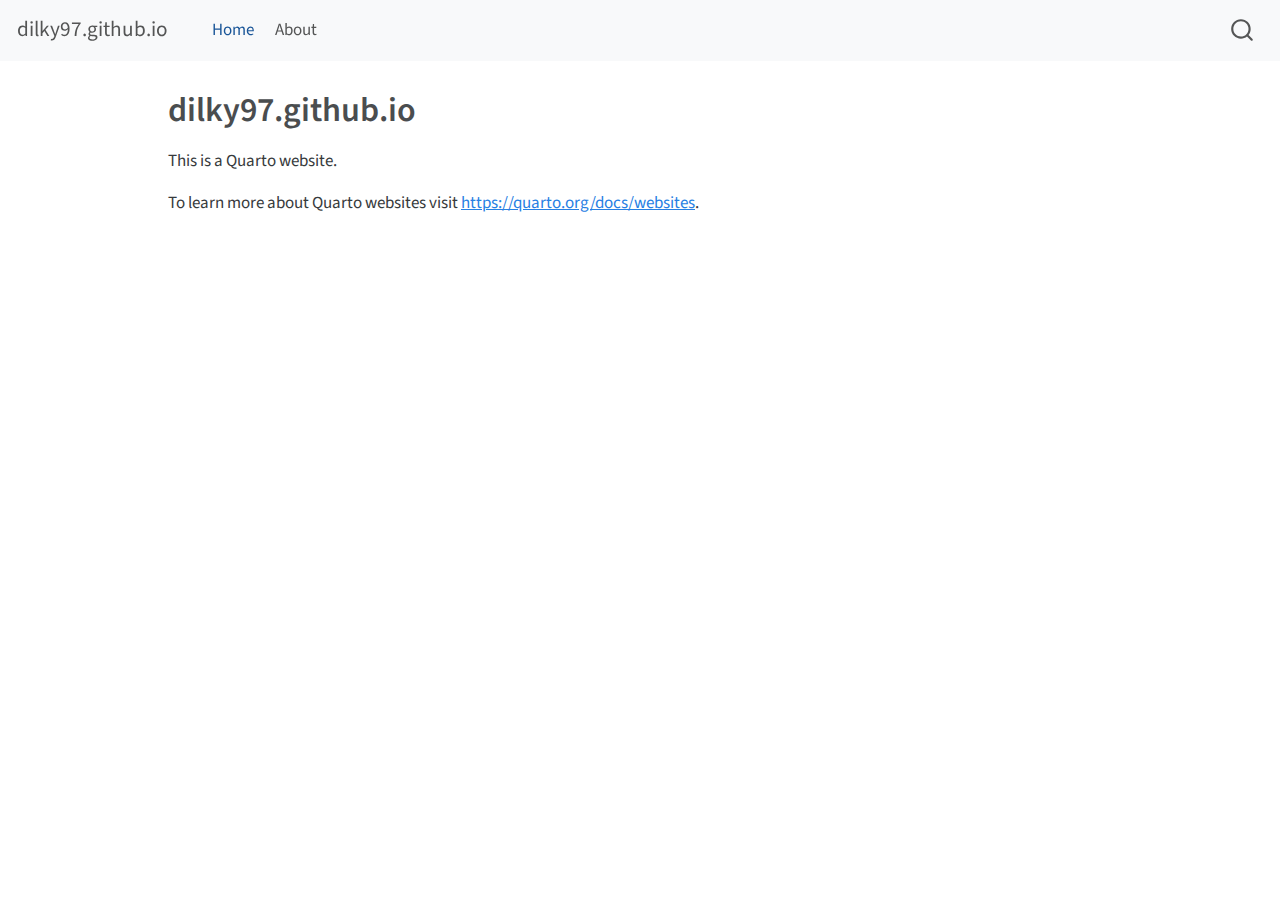
<file: _site/index.html>
<!DOCTYPE html>
<html xmlns="http://www.w3.org/1999/xhtml" lang="en" xml:lang="en"><head>

<meta charset="utf-8">
<meta name="generator" content="quarto-1.3.450">

<meta name="viewport" content="width=device-width, initial-scale=1.0, user-scalable=yes">


<title>dilky97.github.io</title>
<style>
code{white-space: pre-wrap;}
span.smallcaps{font-variant: small-caps;}
div.columns{display: flex; gap: min(4vw, 1.5em);}
div.column{flex: auto; overflow-x: auto;}
div.hanging-indent{margin-left: 1.5em; text-indent: -1.5em;}
ul.task-list{list-style: none;}
ul.task-list li input[type="checkbox"] {
  width: 0.8em;
  margin: 0 0.8em 0.2em -1em; /* quarto-specific, see https://github.com/quarto-dev/quarto-cli/issues/4556 */ 
  vertical-align: middle;
}
</style>


<script src="site_libs/quarto-nav/quarto-nav.js"></script>
<script src="site_libs/quarto-nav/headroom.min.js"></script>
<script src="site_libs/clipboard/clipboard.min.js"></script>
<script src="site_libs/quarto-search/autocomplete.umd.js"></script>
<script src="site_libs/quarto-search/fuse.min.js"></script>
<script src="site_libs/quarto-search/quarto-search.js"></script>
<meta name="quarto:offset" content="./">
<script src="site_libs/quarto-html/quarto.js"></script>
<script src="site_libs/quarto-html/popper.min.js"></script>
<script src="site_libs/quarto-html/tippy.umd.min.js"></script>
<script src="site_libs/quarto-html/anchor.min.js"></script>
<link href="site_libs/quarto-html/tippy.css" rel="stylesheet">
<link href="site_libs/quarto-html/quarto-syntax-highlighting.css" rel="stylesheet" id="quarto-text-highlighting-styles">
<script src="site_libs/bootstrap/bootstrap.min.js"></script>
<link href="site_libs/bootstrap/bootstrap-icons.css" rel="stylesheet">
<link href="site_libs/bootstrap/bootstrap.min.css" rel="stylesheet" id="quarto-bootstrap" data-mode="light">
<script id="quarto-search-options" type="application/json">{
  "location": "navbar",
  "copy-button": false,
  "collapse-after": 3,
  "panel-placement": "end",
  "type": "overlay",
  "limit": 20,
  "language": {
    "search-no-results-text": "No results",
    "search-matching-documents-text": "matching documents",
    "search-copy-link-title": "Copy link to search",
    "search-hide-matches-text": "Hide additional matches",
    "search-more-match-text": "more match in this document",
    "search-more-matches-text": "more matches in this document",
    "search-clear-button-title": "Clear",
    "search-detached-cancel-button-title": "Cancel",
    "search-submit-button-title": "Submit",
    "search-label": "Search"
  }
}</script>


<link rel="stylesheet" href="styles.css">
</head>

<body class="nav-fixed">

<div id="quarto-search-results"></div>
  <header id="quarto-header" class="headroom fixed-top">
    <nav class="navbar navbar-expand-lg navbar-dark ">
      <div class="navbar-container container-fluid">
      <div class="navbar-brand-container">
    <a class="navbar-brand" href="./index.html">
    <span class="navbar-title">dilky97.github.io</span>
    </a>
  </div>
            <div id="quarto-search" class="" title="Search"></div>
          <button class="navbar-toggler" type="button" data-bs-toggle="collapse" data-bs-target="#navbarCollapse" aria-controls="navbarCollapse" aria-expanded="false" aria-label="Toggle navigation" onclick="if (window.quartoToggleHeadroom) { window.quartoToggleHeadroom(); }">
  <span class="navbar-toggler-icon"></span>
</button>
          <div class="collapse navbar-collapse" id="navbarCollapse">
            <ul class="navbar-nav navbar-nav-scroll me-auto">
  <li class="nav-item">
    <a class="nav-link active" href="./index.html" rel="" target="" aria-current="page">
 <span class="menu-text">Home</span></a>
  </li>  
  <li class="nav-item">
    <a class="nav-link" href="./about.html" rel="" target="">
 <span class="menu-text">About</span></a>
  </li>  
</ul>
            <div class="quarto-navbar-tools ms-auto">
</div>
          </div> <!-- /navcollapse -->
      </div> <!-- /container-fluid -->
    </nav>
</header>
<!-- content -->
<div id="quarto-content" class="quarto-container page-columns page-rows-contents page-layout-article page-navbar">
<!-- sidebar -->
<!-- margin-sidebar -->
    <div id="quarto-margin-sidebar" class="sidebar margin-sidebar">
        
    </div>
<!-- main -->
<main class="content" id="quarto-document-content">

<header id="title-block-header" class="quarto-title-block default">
<div class="quarto-title">
<h1 class="title">dilky97.github.io</h1>
</div>



<div class="quarto-title-meta">

    
  
    
  </div>
  

</header>

<p>This is a Quarto website.</p>
<p>To learn more about Quarto websites visit <a href="https://quarto.org/docs/websites" class="uri">https://quarto.org/docs/websites</a>.</p>



</main> <!-- /main -->
<script id="quarto-html-after-body" type="application/javascript">
window.document.addEventListener("DOMContentLoaded", function (event) {
  const toggleBodyColorMode = (bsSheetEl) => {
    const mode = bsSheetEl.getAttribute("data-mode");
    const bodyEl = window.document.querySelector("body");
    if (mode === "dark") {
      bodyEl.classList.add("quarto-dark");
      bodyEl.classList.remove("quarto-light");
    } else {
      bodyEl.classList.add("quarto-light");
      bodyEl.classList.remove("quarto-dark");
    }
  }
  const toggleBodyColorPrimary = () => {
    const bsSheetEl = window.document.querySelector("link#quarto-bootstrap");
    if (bsSheetEl) {
      toggleBodyColorMode(bsSheetEl);
    }
  }
  toggleBodyColorPrimary();  
  const icon = "";
  const anchorJS = new window.AnchorJS();
  anchorJS.options = {
    placement: 'right',
    icon: icon
  };
  anchorJS.add('.anchored');
  const isCodeAnnotation = (el) => {
    for (const clz of el.classList) {
      if (clz.startsWith('code-annotation-')) {                     
        return true;
      }
    }
    return false;
  }
  const clipboard = new window.ClipboardJS('.code-copy-button', {
    text: function(trigger) {
      const codeEl = trigger.previousElementSibling.cloneNode(true);
      for (const childEl of codeEl.children) {
        if (isCodeAnnotation(childEl)) {
          childEl.remove();
        }
      }
      return codeEl.innerText;
    }
  });
  clipboard.on('success', function(e) {
    // button target
    const button = e.trigger;
    // don't keep focus
    button.blur();
    // flash "checked"
    button.classList.add('code-copy-button-checked');
    var currentTitle = button.getAttribute("title");
    button.setAttribute("title", "Copied!");
    let tooltip;
    if (window.bootstrap) {
      button.setAttribute("data-bs-toggle", "tooltip");
      button.setAttribute("data-bs-placement", "left");
      button.setAttribute("data-bs-title", "Copied!");
      tooltip = new bootstrap.Tooltip(button, 
        { trigger: "manual", 
          customClass: "code-copy-button-tooltip",
          offset: [0, -8]});
      tooltip.show();    
    }
    setTimeout(function() {
      if (tooltip) {
        tooltip.hide();
        button.removeAttribute("data-bs-title");
        button.removeAttribute("data-bs-toggle");
        button.removeAttribute("data-bs-placement");
      }
      button.setAttribute("title", currentTitle);
      button.classList.remove('code-copy-button-checked');
    }, 1000);
    // clear code selection
    e.clearSelection();
  });
  function tippyHover(el, contentFn) {
    const config = {
      allowHTML: true,
      content: contentFn,
      maxWidth: 500,
      delay: 100,
      arrow: false,
      appendTo: function(el) {
          return el.parentElement;
      },
      interactive: true,
      interactiveBorder: 10,
      theme: 'quarto',
      placement: 'bottom-start'
    };
    window.tippy(el, config); 
  }
  const noterefs = window.document.querySelectorAll('a[role="doc-noteref"]');
  for (var i=0; i<noterefs.length; i++) {
    const ref = noterefs[i];
    tippyHover(ref, function() {
      // use id or data attribute instead here
      let href = ref.getAttribute('data-footnote-href') || ref.getAttribute('href');
      try { href = new URL(href).hash; } catch {}
      const id = href.replace(/^#\/?/, "");
      const note = window.document.getElementById(id);
      return note.innerHTML;
    });
  }
      let selectedAnnoteEl;
      const selectorForAnnotation = ( cell, annotation) => {
        let cellAttr = 'data-code-cell="' + cell + '"';
        let lineAttr = 'data-code-annotation="' +  annotation + '"';
        const selector = 'span[' + cellAttr + '][' + lineAttr + ']';
        return selector;
      }
      const selectCodeLines = (annoteEl) => {
        const doc = window.document;
        const targetCell = annoteEl.getAttribute("data-target-cell");
        const targetAnnotation = annoteEl.getAttribute("data-target-annotation");
        const annoteSpan = window.document.querySelector(selectorForAnnotation(targetCell, targetAnnotation));
        const lines = annoteSpan.getAttribute("data-code-lines").split(",");
        const lineIds = lines.map((line) => {
          return targetCell + "-" + line;
        })
        let top = null;
        let height = null;
        let parent = null;
        if (lineIds.length > 0) {
            //compute the position of the single el (top and bottom and make a div)
            const el = window.document.getElementById(lineIds[0]);
            top = el.offsetTop;
            height = el.offsetHeight;
            parent = el.parentElement.parentElement;
          if (lineIds.length > 1) {
            const lastEl = window.document.getElementById(lineIds[lineIds.length - 1]);
            const bottom = lastEl.offsetTop + lastEl.offsetHeight;
            height = bottom - top;
          }
          if (top !== null && height !== null && parent !== null) {
            // cook up a div (if necessary) and position it 
            let div = window.document.getElementById("code-annotation-line-highlight");
            if (div === null) {
              div = window.document.createElement("div");
              div.setAttribute("id", "code-annotation-line-highlight");
              div.style.position = 'absolute';
              parent.appendChild(div);
            }
            div.style.top = top - 2 + "px";
            div.style.height = height + 4 + "px";
            let gutterDiv = window.document.getElementById("code-annotation-line-highlight-gutter");
            if (gutterDiv === null) {
              gutterDiv = window.document.createElement("div");
              gutterDiv.setAttribute("id", "code-annotation-line-highlight-gutter");
              gutterDiv.style.position = 'absolute';
              const codeCell = window.document.getElementById(targetCell);
              const gutter = codeCell.querySelector('.code-annotation-gutter');
              gutter.appendChild(gutterDiv);
            }
            gutterDiv.style.top = top - 2 + "px";
            gutterDiv.style.height = height + 4 + "px";
          }
          selectedAnnoteEl = annoteEl;
        }
      };
      const unselectCodeLines = () => {
        const elementsIds = ["code-annotation-line-highlight", "code-annotation-line-highlight-gutter"];
        elementsIds.forEach((elId) => {
          const div = window.document.getElementById(elId);
          if (div) {
            div.remove();
          }
        });
        selectedAnnoteEl = undefined;
      };
      // Attach click handler to the DT
      const annoteDls = window.document.querySelectorAll('dt[data-target-cell]');
      for (const annoteDlNode of annoteDls) {
        annoteDlNode.addEventListener('click', (event) => {
          const clickedEl = event.target;
          if (clickedEl !== selectedAnnoteEl) {
            unselectCodeLines();
            const activeEl = window.document.querySelector('dt[data-target-cell].code-annotation-active');
            if (activeEl) {
              activeEl.classList.remove('code-annotation-active');
            }
            selectCodeLines(clickedEl);
            clickedEl.classList.add('code-annotation-active');
          } else {
            // Unselect the line
            unselectCodeLines();
            clickedEl.classList.remove('code-annotation-active');
          }
        });
      }
  const findCites = (el) => {
    const parentEl = el.parentElement;
    if (parentEl) {
      const cites = parentEl.dataset.cites;
      if (cites) {
        return {
          el,
          cites: cites.split(' ')
        };
      } else {
        return findCites(el.parentElement)
      }
    } else {
      return undefined;
    }
  };
  var bibliorefs = window.document.querySelectorAll('a[role="doc-biblioref"]');
  for (var i=0; i<bibliorefs.length; i++) {
    const ref = bibliorefs[i];
    const citeInfo = findCites(ref);
    if (citeInfo) {
      tippyHover(citeInfo.el, function() {
        var popup = window.document.createElement('div');
        citeInfo.cites.forEach(function(cite) {
          var citeDiv = window.document.createElement('div');
          citeDiv.classList.add('hanging-indent');
          citeDiv.classList.add('csl-entry');
          var biblioDiv = window.document.getElementById('ref-' + cite);
          if (biblioDiv) {
            citeDiv.innerHTML = biblioDiv.innerHTML;
          }
          popup.appendChild(citeDiv);
        });
        return popup.innerHTML;
      });
    }
  }
});
</script>
</div> <!-- /content -->



</body></html>
</file>
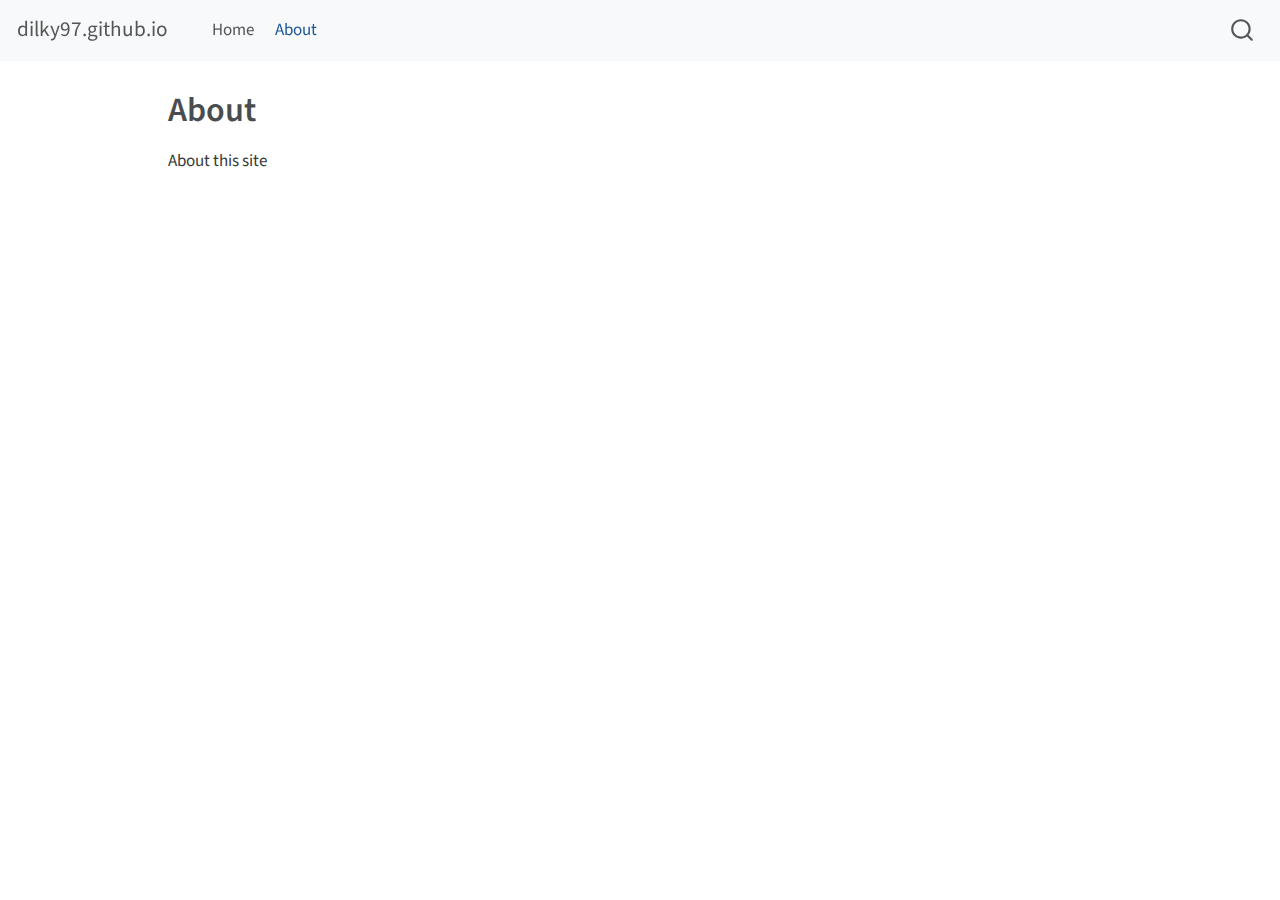
<file: _site/about.html>
<!DOCTYPE html>
<html xmlns="http://www.w3.org/1999/xhtml" lang="en" xml:lang="en"><head>

<meta charset="utf-8">
<meta name="generator" content="quarto-1.3.450">

<meta name="viewport" content="width=device-width, initial-scale=1.0, user-scalable=yes">


<title>dilky97.github.io - About</title>
<style>
code{white-space: pre-wrap;}
span.smallcaps{font-variant: small-caps;}
div.columns{display: flex; gap: min(4vw, 1.5em);}
div.column{flex: auto; overflow-x: auto;}
div.hanging-indent{margin-left: 1.5em; text-indent: -1.5em;}
ul.task-list{list-style: none;}
ul.task-list li input[type="checkbox"] {
  width: 0.8em;
  margin: 0 0.8em 0.2em -1em; /* quarto-specific, see https://github.com/quarto-dev/quarto-cli/issues/4556 */ 
  vertical-align: middle;
}
</style>


<script src="site_libs/quarto-nav/quarto-nav.js"></script>
<script src="site_libs/quarto-nav/headroom.min.js"></script>
<script src="site_libs/clipboard/clipboard.min.js"></script>
<script src="site_libs/quarto-search/autocomplete.umd.js"></script>
<script src="site_libs/quarto-search/fuse.min.js"></script>
<script src="site_libs/quarto-search/quarto-search.js"></script>
<meta name="quarto:offset" content="./">
<script src="site_libs/quarto-html/quarto.js"></script>
<script src="site_libs/quarto-html/popper.min.js"></script>
<script src="site_libs/quarto-html/tippy.umd.min.js"></script>
<script src="site_libs/quarto-html/anchor.min.js"></script>
<link href="site_libs/quarto-html/tippy.css" rel="stylesheet">
<link href="site_libs/quarto-html/quarto-syntax-highlighting.css" rel="stylesheet" id="quarto-text-highlighting-styles">
<script src="site_libs/bootstrap/bootstrap.min.js"></script>
<link href="site_libs/bootstrap/bootstrap-icons.css" rel="stylesheet">
<link href="site_libs/bootstrap/bootstrap.min.css" rel="stylesheet" id="quarto-bootstrap" data-mode="light">
<script id="quarto-search-options" type="application/json">{
  "location": "navbar",
  "copy-button": false,
  "collapse-after": 3,
  "panel-placement": "end",
  "type": "overlay",
  "limit": 20,
  "language": {
    "search-no-results-text": "No results",
    "search-matching-documents-text": "matching documents",
    "search-copy-link-title": "Copy link to search",
    "search-hide-matches-text": "Hide additional matches",
    "search-more-match-text": "more match in this document",
    "search-more-matches-text": "more matches in this document",
    "search-clear-button-title": "Clear",
    "search-detached-cancel-button-title": "Cancel",
    "search-submit-button-title": "Submit",
    "search-label": "Search"
  }
}</script>


<link rel="stylesheet" href="styles.css">
</head>

<body class="nav-fixed">

<div id="quarto-search-results"></div>
  <header id="quarto-header" class="headroom fixed-top">
    <nav class="navbar navbar-expand-lg navbar-dark ">
      <div class="navbar-container container-fluid">
      <div class="navbar-brand-container">
    <a class="navbar-brand" href="./index.html">
    <span class="navbar-title">dilky97.github.io</span>
    </a>
  </div>
            <div id="quarto-search" class="" title="Search"></div>
          <button class="navbar-toggler" type="button" data-bs-toggle="collapse" data-bs-target="#navbarCollapse" aria-controls="navbarCollapse" aria-expanded="false" aria-label="Toggle navigation" onclick="if (window.quartoToggleHeadroom) { window.quartoToggleHeadroom(); }">
  <span class="navbar-toggler-icon"></span>
</button>
          <div class="collapse navbar-collapse" id="navbarCollapse">
            <ul class="navbar-nav navbar-nav-scroll me-auto">
  <li class="nav-item">
    <a class="nav-link" href="./index.html" rel="" target="">
 <span class="menu-text">Home</span></a>
  </li>  
  <li class="nav-item">
    <a class="nav-link active" href="./about.html" rel="" target="" aria-current="page">
 <span class="menu-text">About</span></a>
  </li>  
</ul>
            <div class="quarto-navbar-tools ms-auto">
</div>
          </div> <!-- /navcollapse -->
      </div> <!-- /container-fluid -->
    </nav>
</header>
<!-- content -->
<div id="quarto-content" class="quarto-container page-columns page-rows-contents page-layout-article page-navbar">
<!-- sidebar -->
<!-- margin-sidebar -->
    <div id="quarto-margin-sidebar" class="sidebar margin-sidebar">
        
    </div>
<!-- main -->
<main class="content" id="quarto-document-content">

<header id="title-block-header" class="quarto-title-block default">
<div class="quarto-title">
<h1 class="title">About</h1>
</div>



<div class="quarto-title-meta">

    
  
    
  </div>
  

</header>

<p>About this site</p>



</main> <!-- /main -->
<script id="quarto-html-after-body" type="application/javascript">
window.document.addEventListener("DOMContentLoaded", function (event) {
  const toggleBodyColorMode = (bsSheetEl) => {
    const mode = bsSheetEl.getAttribute("data-mode");
    const bodyEl = window.document.querySelector("body");
    if (mode === "dark") {
      bodyEl.classList.add("quarto-dark");
      bodyEl.classList.remove("quarto-light");
    } else {
      bodyEl.classList.add("quarto-light");
      bodyEl.classList.remove("quarto-dark");
    }
  }
  const toggleBodyColorPrimary = () => {
    const bsSheetEl = window.document.querySelector("link#quarto-bootstrap");
    if (bsSheetEl) {
      toggleBodyColorMode(bsSheetEl);
    }
  }
  toggleBodyColorPrimary();  
  const icon = "";
  const anchorJS = new window.AnchorJS();
  anchorJS.options = {
    placement: 'right',
    icon: icon
  };
  anchorJS.add('.anchored');
  const isCodeAnnotation = (el) => {
    for (const clz of el.classList) {
      if (clz.startsWith('code-annotation-')) {                     
        return true;
      }
    }
    return false;
  }
  const clipboard = new window.ClipboardJS('.code-copy-button', {
    text: function(trigger) {
      const codeEl = trigger.previousElementSibling.cloneNode(true);
      for (const childEl of codeEl.children) {
        if (isCodeAnnotation(childEl)) {
          childEl.remove();
        }
      }
      return codeEl.innerText;
    }
  });
  clipboard.on('success', function(e) {
    // button target
    const button = e.trigger;
    // don't keep focus
    button.blur();
    // flash "checked"
    button.classList.add('code-copy-button-checked');
    var currentTitle = button.getAttribute("title");
    button.setAttribute("title", "Copied!");
    let tooltip;
    if (window.bootstrap) {
      button.setAttribute("data-bs-toggle", "tooltip");
      button.setAttribute("data-bs-placement", "left");
      button.setAttribute("data-bs-title", "Copied!");
      tooltip = new bootstrap.Tooltip(button, 
        { trigger: "manual", 
          customClass: "code-copy-button-tooltip",
          offset: [0, -8]});
      tooltip.show();    
    }
    setTimeout(function() {
      if (tooltip) {
        tooltip.hide();
        button.removeAttribute("data-bs-title");
        button.removeAttribute("data-bs-toggle");
        button.removeAttribute("data-bs-placement");
      }
      button.setAttribute("title", currentTitle);
      button.classList.remove('code-copy-button-checked');
    }, 1000);
    // clear code selection
    e.clearSelection();
  });
  function tippyHover(el, contentFn) {
    const config = {
      allowHTML: true,
      content: contentFn,
      maxWidth: 500,
      delay: 100,
      arrow: false,
      appendTo: function(el) {
          return el.parentElement;
      },
      interactive: true,
      interactiveBorder: 10,
      theme: 'quarto',
      placement: 'bottom-start'
    };
    window.tippy(el, config); 
  }
  const noterefs = window.document.querySelectorAll('a[role="doc-noteref"]');
  for (var i=0; i<noterefs.length; i++) {
    const ref = noterefs[i];
    tippyHover(ref, function() {
      // use id or data attribute instead here
      let href = ref.getAttribute('data-footnote-href') || ref.getAttribute('href');
      try { href = new URL(href).hash; } catch {}
      const id = href.replace(/^#\/?/, "");
      const note = window.document.getElementById(id);
      return note.innerHTML;
    });
  }
      let selectedAnnoteEl;
      const selectorForAnnotation = ( cell, annotation) => {
        let cellAttr = 'data-code-cell="' + cell + '"';
        let lineAttr = 'data-code-annotation="' +  annotation + '"';
        const selector = 'span[' + cellAttr + '][' + lineAttr + ']';
        return selector;
      }
      const selectCodeLines = (annoteEl) => {
        const doc = window.document;
        const targetCell = annoteEl.getAttribute("data-target-cell");
        const targetAnnotation = annoteEl.getAttribute("data-target-annotation");
        const annoteSpan = window.document.querySelector(selectorForAnnotation(targetCell, targetAnnotation));
        const lines = annoteSpan.getAttribute("data-code-lines").split(",");
        const lineIds = lines.map((line) => {
          return targetCell + "-" + line;
        })
        let top = null;
        let height = null;
        let parent = null;
        if (lineIds.length > 0) {
            //compute the position of the single el (top and bottom and make a div)
            const el = window.document.getElementById(lineIds[0]);
            top = el.offsetTop;
            height = el.offsetHeight;
            parent = el.parentElement.parentElement;
          if (lineIds.length > 1) {
            const lastEl = window.document.getElementById(lineIds[lineIds.length - 1]);
            const bottom = lastEl.offsetTop + lastEl.offsetHeight;
            height = bottom - top;
          }
          if (top !== null && height !== null && parent !== null) {
            // cook up a div (if necessary) and position it 
            let div = window.document.getElementById("code-annotation-line-highlight");
            if (div === null) {
              div = window.document.createElement("div");
              div.setAttribute("id", "code-annotation-line-highlight");
              div.style.position = 'absolute';
              parent.appendChild(div);
            }
            div.style.top = top - 2 + "px";
            div.style.height = height + 4 + "px";
            let gutterDiv = window.document.getElementById("code-annotation-line-highlight-gutter");
            if (gutterDiv === null) {
              gutterDiv = window.document.createElement("div");
              gutterDiv.setAttribute("id", "code-annotation-line-highlight-gutter");
              gutterDiv.style.position = 'absolute';
              const codeCell = window.document.getElementById(targetCell);
              const gutter = codeCell.querySelector('.code-annotation-gutter');
              gutter.appendChild(gutterDiv);
            }
            gutterDiv.style.top = top - 2 + "px";
            gutterDiv.style.height = height + 4 + "px";
          }
          selectedAnnoteEl = annoteEl;
        }
      };
      const unselectCodeLines = () => {
        const elementsIds = ["code-annotation-line-highlight", "code-annotation-line-highlight-gutter"];
        elementsIds.forEach((elId) => {
          const div = window.document.getElementById(elId);
          if (div) {
            div.remove();
          }
        });
        selectedAnnoteEl = undefined;
      };
      // Attach click handler to the DT
      const annoteDls = window.document.querySelectorAll('dt[data-target-cell]');
      for (const annoteDlNode of annoteDls) {
        annoteDlNode.addEventListener('click', (event) => {
          const clickedEl = event.target;
          if (clickedEl !== selectedAnnoteEl) {
            unselectCodeLines();
            const activeEl = window.document.querySelector('dt[data-target-cell].code-annotation-active');
            if (activeEl) {
              activeEl.classList.remove('code-annotation-active');
            }
            selectCodeLines(clickedEl);
            clickedEl.classList.add('code-annotation-active');
          } else {
            // Unselect the line
            unselectCodeLines();
            clickedEl.classList.remove('code-annotation-active');
          }
        });
      }
  const findCites = (el) => {
    const parentEl = el.parentElement;
    if (parentEl) {
      const cites = parentEl.dataset.cites;
      if (cites) {
        return {
          el,
          cites: cites.split(' ')
        };
      } else {
        return findCites(el.parentElement)
      }
    } else {
      return undefined;
    }
  };
  var bibliorefs = window.document.querySelectorAll('a[role="doc-biblioref"]');
  for (var i=0; i<bibliorefs.length; i++) {
    const ref = bibliorefs[i];
    const citeInfo = findCites(ref);
    if (citeInfo) {
      tippyHover(citeInfo.el, function() {
        var popup = window.document.createElement('div');
        citeInfo.cites.forEach(function(cite) {
          var citeDiv = window.document.createElement('div');
          citeDiv.classList.add('hanging-indent');
          citeDiv.classList.add('csl-entry');
          var biblioDiv = window.document.getElementById('ref-' + cite);
          if (biblioDiv) {
            citeDiv.innerHTML = biblioDiv.innerHTML;
          }
          popup.appendChild(citeDiv);
        });
        return popup.innerHTML;
      });
    }
  }
});
</script>
</div> <!-- /content -->



</body></html>
</file>
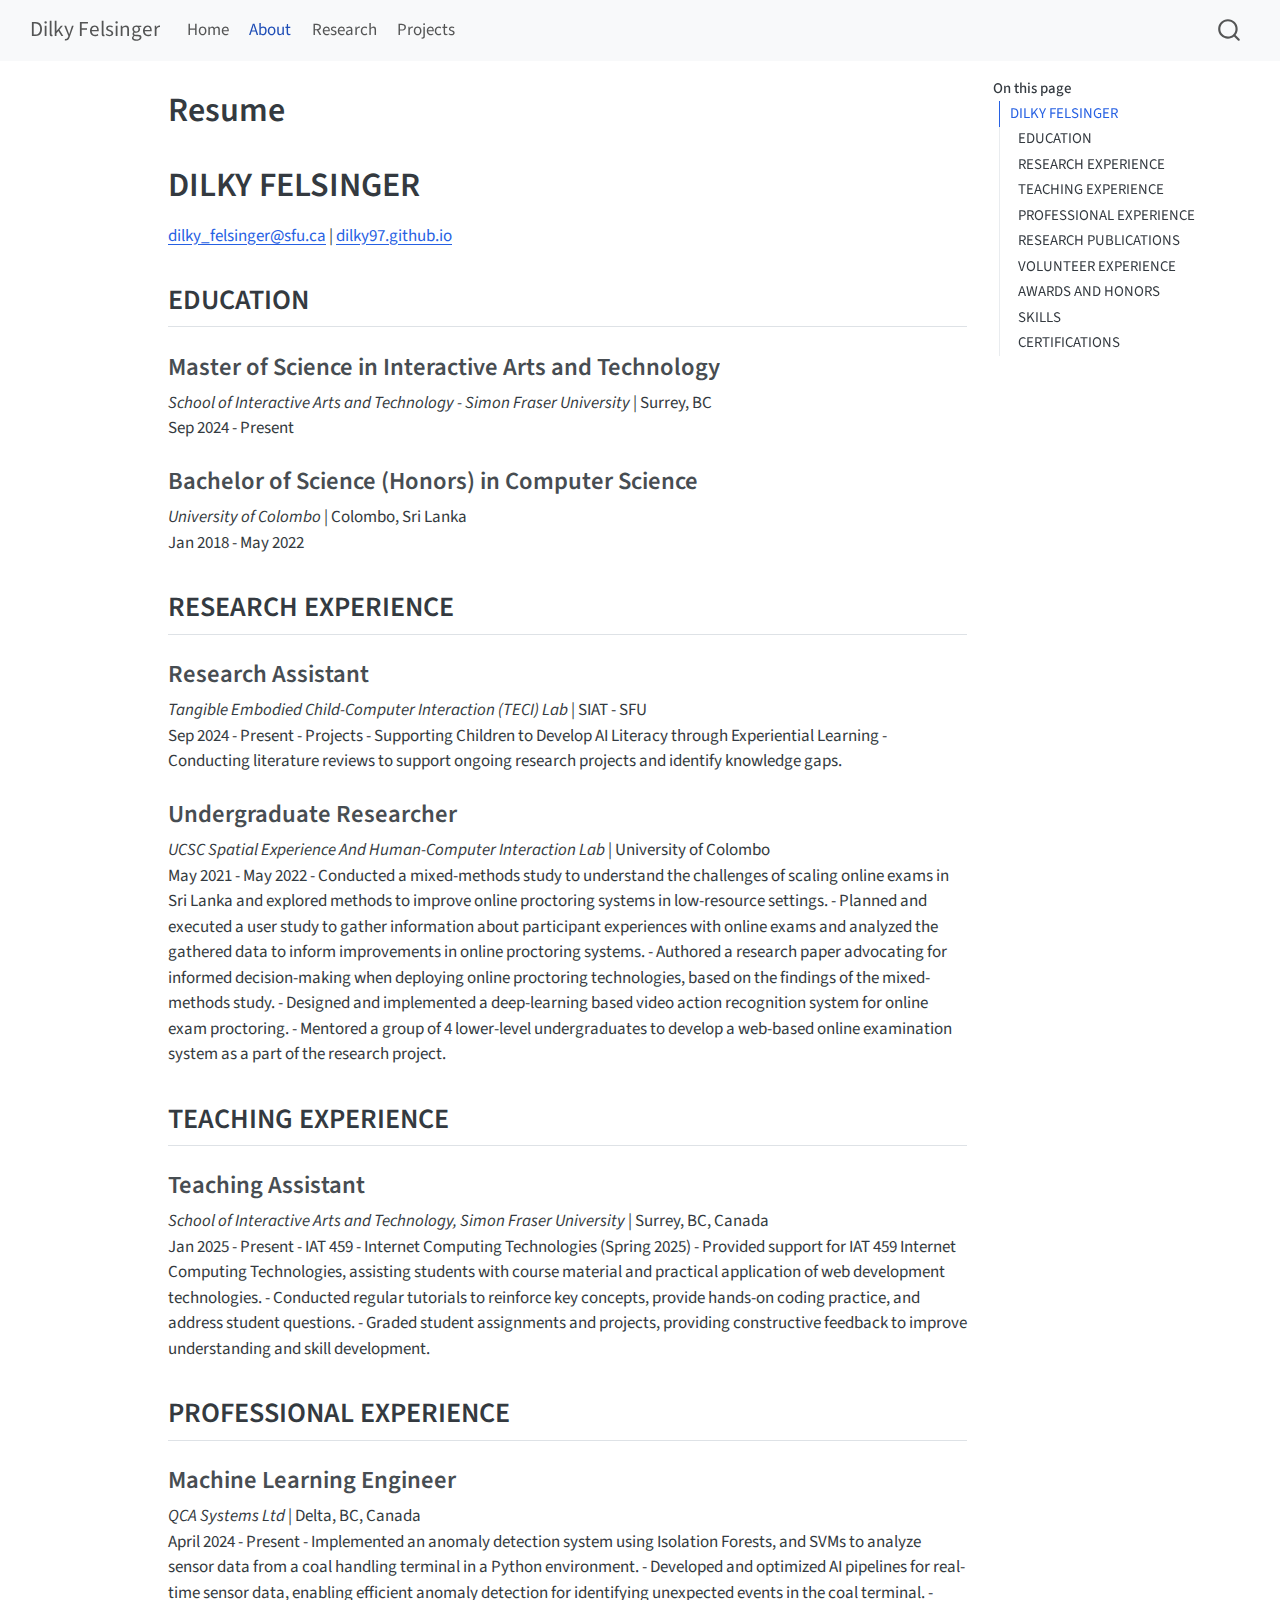
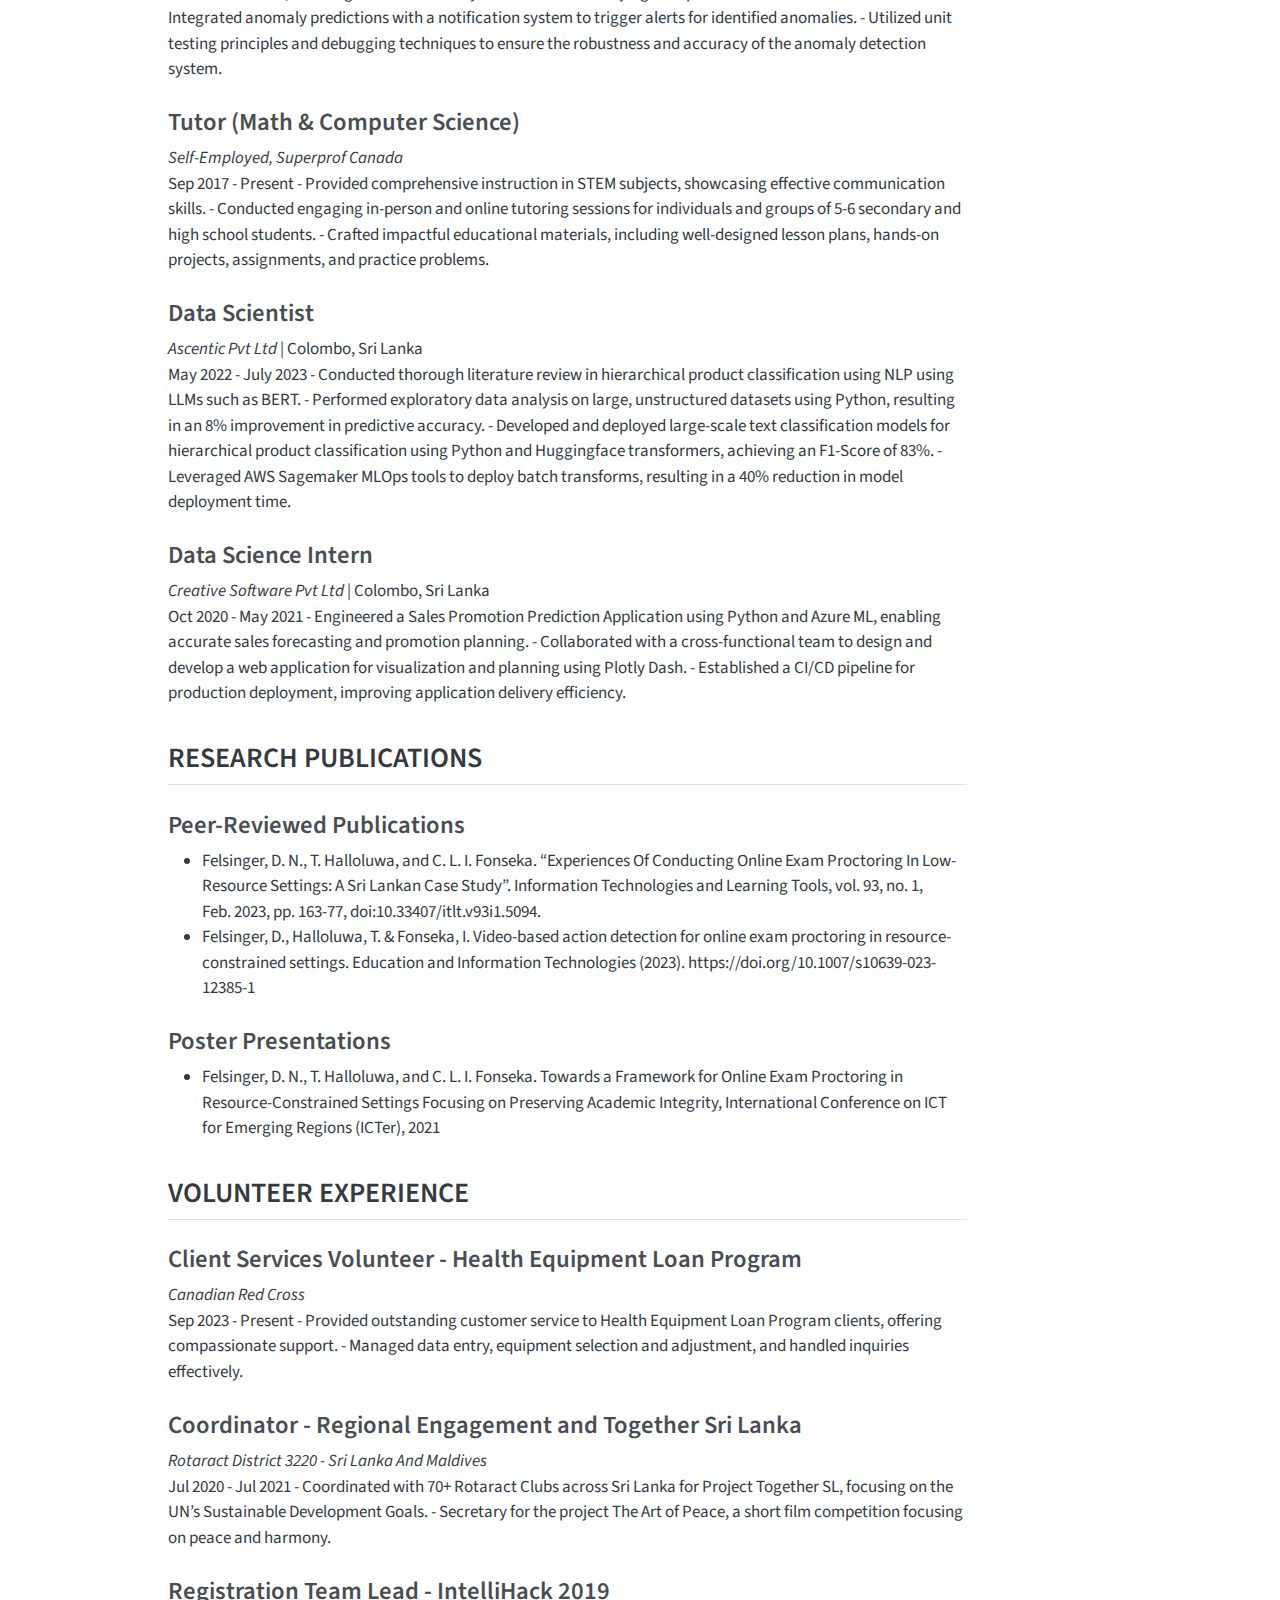
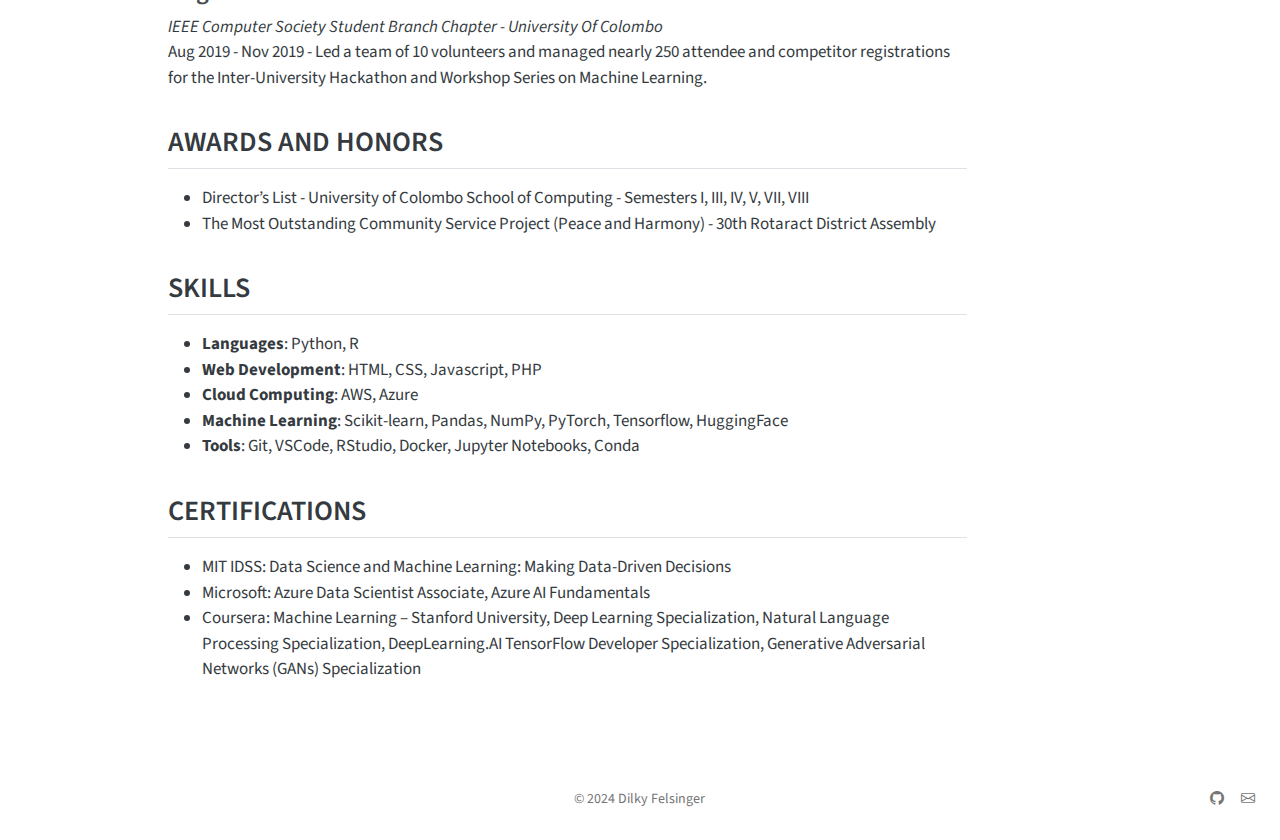
<file: docs/about.html>
<!DOCTYPE html>
<html xmlns="http://www.w3.org/1999/xhtml" lang="en" xml:lang="en"><head>

<meta charset="utf-8">
<meta name="generator" content="quarto-1.6.42">

<meta name="viewport" content="width=device-width, initial-scale=1.0, user-scalable=yes">


<title>Resume – Dilky Felsinger</title>
<style>
code{white-space: pre-wrap;}
span.smallcaps{font-variant: small-caps;}
div.columns{display: flex; gap: min(4vw, 1.5em);}
div.column{flex: auto; overflow-x: auto;}
div.hanging-indent{margin-left: 1.5em; text-indent: -1.5em;}
ul.task-list{list-style: none;}
ul.task-list li input[type="checkbox"] {
  width: 0.8em;
  margin: 0 0.8em 0.2em -1em; /* quarto-specific, see https://github.com/quarto-dev/quarto-cli/issues/4556 */ 
  vertical-align: middle;
}
</style>


<script src="site_libs/quarto-nav/quarto-nav.js"></script>
<script src="site_libs/quarto-nav/headroom.min.js"></script>
<script src="site_libs/clipboard/clipboard.min.js"></script>
<script src="site_libs/quarto-search/autocomplete.umd.js"></script>
<script src="site_libs/quarto-search/fuse.min.js"></script>
<script src="site_libs/quarto-search/quarto-search.js"></script>
<meta name="quarto:offset" content="./">
<script src="site_libs/quarto-html/quarto.js"></script>
<script src="site_libs/quarto-html/popper.min.js"></script>
<script src="site_libs/quarto-html/tippy.umd.min.js"></script>
<script src="site_libs/quarto-html/anchor.min.js"></script>
<link href="site_libs/quarto-html/tippy.css" rel="stylesheet">
<link href="site_libs/quarto-html/quarto-syntax-highlighting-2f5df379a58b258e96c21c0638c20c03.css" rel="stylesheet" id="quarto-text-highlighting-styles">
<script src="site_libs/bootstrap/bootstrap.min.js"></script>
<link href="site_libs/bootstrap/bootstrap-icons.css" rel="stylesheet">
<link href="site_libs/bootstrap/bootstrap-6bd9cfa162949bde0a231f530c97869d.min.css" rel="stylesheet" append-hash="true" id="quarto-bootstrap" data-mode="light">
<script id="quarto-search-options" type="application/json">{
  "location": "navbar",
  "copy-button": false,
  "collapse-after": 3,
  "panel-placement": "end",
  "type": "overlay",
  "limit": 50,
  "keyboard-shortcut": [
    "f",
    "/",
    "s"
  ],
  "show-item-context": false,
  "language": {
    "search-no-results-text": "No results",
    "search-matching-documents-text": "matching documents",
    "search-copy-link-title": "Copy link to search",
    "search-hide-matches-text": "Hide additional matches",
    "search-more-match-text": "more match in this document",
    "search-more-matches-text": "more matches in this document",
    "search-clear-button-title": "Clear",
    "search-text-placeholder": "",
    "search-detached-cancel-button-title": "Cancel",
    "search-submit-button-title": "Submit",
    "search-label": "Search"
  }
}</script>


<link rel="stylesheet" href="styles.css">
</head>

<body class="nav-fixed">

<div id="quarto-search-results"></div>
  <header id="quarto-header" class="headroom fixed-top">
    <nav class="navbar navbar-expand-lg " data-bs-theme="dark">
      <div class="navbar-container container-fluid">
      <div class="navbar-brand-container mx-auto">
    <a class="navbar-brand" href="./index.html">
    <span class="navbar-title">Dilky Felsinger</span>
    </a>
  </div>
            <div id="quarto-search" class="" title="Search"></div>
          <button class="navbar-toggler" type="button" data-bs-toggle="collapse" data-bs-target="#navbarCollapse" aria-controls="navbarCollapse" role="menu" aria-expanded="false" aria-label="Toggle navigation" onclick="if (window.quartoToggleHeadroom) { window.quartoToggleHeadroom(); }">
  <span class="navbar-toggler-icon"></span>
</button>
          <div class="collapse navbar-collapse" id="navbarCollapse">
            <ul class="navbar-nav navbar-nav-scroll me-auto">
  <li class="nav-item">
    <a class="nav-link" href="./index.html"> 
<span class="menu-text">Home</span></a>
  </li>  
  <li class="nav-item">
    <a class="nav-link active" href="./about.html" aria-current="page"> 
<span class="menu-text">About</span></a>
  </li>  
  <li class="nav-item">
    <a class="nav-link" href="./research.html"> 
<span class="menu-text">Research</span></a>
  </li>  
  <li class="nav-item">
    <a class="nav-link" href="./projects.html"> 
<span class="menu-text">Projects</span></a>
  </li>  
</ul>
          </div> <!-- /navcollapse -->
            <div class="quarto-navbar-tools">
</div>
      </div> <!-- /container-fluid -->
    </nav>
</header>
<!-- content -->
<div id="quarto-content" class="quarto-container page-columns page-rows-contents page-layout-article page-navbar">
<!-- sidebar -->
<!-- margin-sidebar -->
    <div id="quarto-margin-sidebar" class="sidebar margin-sidebar">
        <nav id="TOC" role="doc-toc" class="toc-active">
    <h2 id="toc-title">On this page</h2>
   
  <ul>
  <li><a href="#dilky-felsinger" id="toc-dilky-felsinger" class="nav-link active" data-scroll-target="#dilky-felsinger">DILKY FELSINGER</a>
  <ul class="collapse">
  <li><a href="#education" id="toc-education" class="nav-link" data-scroll-target="#education">EDUCATION</a>
  <ul class="collapse">
  <li><a href="#master-of-science-in-interactive-arts-and-technology" id="toc-master-of-science-in-interactive-arts-and-technology" class="nav-link" data-scroll-target="#master-of-science-in-interactive-arts-and-technology">Master of Science in Interactive Arts and Technology</a></li>
  <li><a href="#bachelor-of-science-honors-in-computer-science" id="toc-bachelor-of-science-honors-in-computer-science" class="nav-link" data-scroll-target="#bachelor-of-science-honors-in-computer-science">Bachelor of Science (Honors) in Computer Science</a></li>
  </ul></li>
  <li><a href="#research-experience" id="toc-research-experience" class="nav-link" data-scroll-target="#research-experience">RESEARCH EXPERIENCE</a>
  <ul class="collapse">
  <li><a href="#research-assistant" id="toc-research-assistant" class="nav-link" data-scroll-target="#research-assistant">Research Assistant</a></li>
  <li><a href="#undergraduate-researcher" id="toc-undergraduate-researcher" class="nav-link" data-scroll-target="#undergraduate-researcher">Undergraduate Researcher</a></li>
  </ul></li>
  <li><a href="#teaching-experience" id="toc-teaching-experience" class="nav-link" data-scroll-target="#teaching-experience">TEACHING EXPERIENCE</a>
  <ul class="collapse">
  <li><a href="#teaching-assistant" id="toc-teaching-assistant" class="nav-link" data-scroll-target="#teaching-assistant">Teaching Assistant</a></li>
  </ul></li>
  <li><a href="#professional-experience" id="toc-professional-experience" class="nav-link" data-scroll-target="#professional-experience">PROFESSIONAL EXPERIENCE</a>
  <ul class="collapse">
  <li><a href="#machine-learning-engineer" id="toc-machine-learning-engineer" class="nav-link" data-scroll-target="#machine-learning-engineer">Machine Learning Engineer</a></li>
  <li><a href="#tutor-math-computer-science" id="toc-tutor-math-computer-science" class="nav-link" data-scroll-target="#tutor-math-computer-science">Tutor (Math &amp; Computer Science)</a></li>
  <li><a href="#data-scientist" id="toc-data-scientist" class="nav-link" data-scroll-target="#data-scientist">Data Scientist</a></li>
  <li><a href="#data-science-intern" id="toc-data-science-intern" class="nav-link" data-scroll-target="#data-science-intern">Data Science Intern</a></li>
  </ul></li>
  <li><a href="#research-publications" id="toc-research-publications" class="nav-link" data-scroll-target="#research-publications">RESEARCH PUBLICATIONS</a>
  <ul class="collapse">
  <li><a href="#peer-reviewed-publications" id="toc-peer-reviewed-publications" class="nav-link" data-scroll-target="#peer-reviewed-publications">Peer-Reviewed Publications</a></li>
  <li><a href="#poster-presentations" id="toc-poster-presentations" class="nav-link" data-scroll-target="#poster-presentations">Poster Presentations</a></li>
  </ul></li>
  <li><a href="#volunteer-experience" id="toc-volunteer-experience" class="nav-link" data-scroll-target="#volunteer-experience">VOLUNTEER EXPERIENCE</a>
  <ul class="collapse">
  <li><a href="#client-services-volunteer---health-equipment-loan-program" id="toc-client-services-volunteer---health-equipment-loan-program" class="nav-link" data-scroll-target="#client-services-volunteer---health-equipment-loan-program">Client Services Volunteer - Health Equipment Loan Program</a></li>
  <li><a href="#coordinator---regional-engagement-and-together-sri-lanka" id="toc-coordinator---regional-engagement-and-together-sri-lanka" class="nav-link" data-scroll-target="#coordinator---regional-engagement-and-together-sri-lanka">Coordinator - Regional Engagement and Together Sri Lanka</a></li>
  <li><a href="#registration-team-lead---intellihack-2019" id="toc-registration-team-lead---intellihack-2019" class="nav-link" data-scroll-target="#registration-team-lead---intellihack-2019">Registration Team Lead - IntelliHack 2019</a></li>
  </ul></li>
  <li><a href="#awards-and-honors" id="toc-awards-and-honors" class="nav-link" data-scroll-target="#awards-and-honors">AWARDS AND HONORS</a></li>
  <li><a href="#skills" id="toc-skills" class="nav-link" data-scroll-target="#skills">SKILLS</a></li>
  <li><a href="#certifications" id="toc-certifications" class="nav-link" data-scroll-target="#certifications">CERTIFICATIONS</a></li>
  </ul></li>
  </ul>
</nav>
    </div>
<!-- main -->
<main class="content" id="quarto-document-content">

<header id="title-block-header" class="quarto-title-block default">
<div class="quarto-title">
<h1 class="title">Resume</h1>
</div>



<div class="quarto-title-meta">

    
  
    
  </div>
  


</header>


<section id="dilky-felsinger" class="level1">
<h1>DILKY FELSINGER</h1>
<p><a href="mailto:dilky_felsinger@sfu.ca">dilky_felsinger@sfu.ca</a> | <a href="https://dilky97.github.io">dilky97.github.io</a></p>
<section id="education" class="level2">
<h2 class="anchored" data-anchor-id="education">EDUCATION</h2>
<section id="master-of-science-in-interactive-arts-and-technology" class="level3">
<h3 class="anchored" data-anchor-id="master-of-science-in-interactive-arts-and-technology">Master of Science in Interactive Arts and Technology</h3>
<p><em>School of Interactive Arts and Technology - Simon Fraser University</em> | Surrey, BC<br>
Sep 2024 - Present</p>
</section>
<section id="bachelor-of-science-honors-in-computer-science" class="level3">
<h3 class="anchored" data-anchor-id="bachelor-of-science-honors-in-computer-science">Bachelor of Science (Honors) in Computer Science</h3>
<p><em>University of Colombo</em> | Colombo, Sri Lanka<br>
Jan 2018 - May 2022</p>
</section>
</section>
<section id="research-experience" class="level2">
<h2 class="anchored" data-anchor-id="research-experience">RESEARCH EXPERIENCE</h2>
<section id="research-assistant" class="level3">
<h3 class="anchored" data-anchor-id="research-assistant">Research Assistant</h3>
<p><em>Tangible Embodied Child-Computer Interaction (TECI) Lab</em> | SIAT - SFU<br>
Sep 2024 - Present - Projects - Supporting Children to Develop AI Literacy through Experiential Learning - Conducting literature reviews to support ongoing research projects and identify knowledge gaps.</p>
</section>
<section id="undergraduate-researcher" class="level3">
<h3 class="anchored" data-anchor-id="undergraduate-researcher">Undergraduate Researcher</h3>
<p><em>UCSC Spatial Experience And Human-Computer Interaction Lab</em> | University of Colombo<br>
May 2021 - May 2022 - Conducted a mixed-methods study to understand the challenges of scaling online exams in Sri Lanka and explored methods to improve online proctoring systems in low-resource settings. - Planned and executed a user study to gather information about participant experiences with online exams and analyzed the gathered data to inform improvements in online proctoring systems. - Authored a research paper advocating for informed decision-making when deploying online proctoring technologies, based on the findings of the mixed-methods study. - Designed and implemented a deep-learning based video action recognition system for online exam proctoring. - Mentored a group of 4 lower-level undergraduates to develop a web-based online examination system as a part of the research project.</p>
</section>
</section>
<section id="teaching-experience" class="level2">
<h2 class="anchored" data-anchor-id="teaching-experience">TEACHING EXPERIENCE</h2>
<section id="teaching-assistant" class="level3">
<h3 class="anchored" data-anchor-id="teaching-assistant">Teaching Assistant</h3>
<p><em>School of Interactive Arts and Technology, Simon Fraser University</em> | Surrey, BC, Canada<br>
Jan 2025 - Present - IAT 459 - Internet Computing Technologies (Spring 2025) - Provided support for IAT 459 Internet Computing Technologies, assisting students with course material and practical application of web development technologies. - Conducted regular tutorials to reinforce key concepts, provide hands-on coding practice, and address student questions. - Graded student assignments and projects, providing constructive feedback to improve understanding and skill development.</p>
</section>
</section>
<section id="professional-experience" class="level2">
<h2 class="anchored" data-anchor-id="professional-experience">PROFESSIONAL EXPERIENCE</h2>
<section id="machine-learning-engineer" class="level3">
<h3 class="anchored" data-anchor-id="machine-learning-engineer">Machine Learning Engineer</h3>
<p><em>QCA Systems Ltd</em> | Delta, BC, Canada<br>
April 2024 - Present - Implemented an anomaly detection system using Isolation Forests, and SVMs to analyze sensor data from a coal handling terminal in a Python environment. - Developed and optimized AI pipelines for real-time sensor data, enabling efficient anomaly detection for identifying unexpected events in the coal terminal. - Integrated anomaly predictions with a notification system to trigger alerts for identified anomalies. - Utilized unit testing principles and debugging techniques to ensure the robustness and accuracy of the anomaly detection system.</p>
</section>
<section id="tutor-math-computer-science" class="level3">
<h3 class="anchored" data-anchor-id="tutor-math-computer-science">Tutor (Math &amp; Computer Science)</h3>
<p><em>Self-Employed, Superprof Canada</em><br>
Sep 2017 - Present - Provided comprehensive instruction in STEM subjects, showcasing effective communication skills. - Conducted engaging in-person and online tutoring sessions for individuals and groups of 5-6 secondary and high school students. - Crafted impactful educational materials, including well-designed lesson plans, hands-on projects, assignments, and practice problems.</p>
</section>
<section id="data-scientist" class="level3">
<h3 class="anchored" data-anchor-id="data-scientist">Data Scientist</h3>
<p><em>Ascentic Pvt Ltd</em> | Colombo, Sri Lanka<br>
May 2022 - July 2023 - Conducted thorough literature review in hierarchical product classification using NLP using LLMs such as BERT. - Performed exploratory data analysis on large, unstructured datasets using Python, resulting in an 8% improvement in predictive accuracy. - Developed and deployed large-scale text classification models for hierarchical product classification using Python and Huggingface transformers, achieving an F1-Score of 83%. - Leveraged AWS Sagemaker MLOps tools to deploy batch transforms, resulting in a 40% reduction in model deployment time.</p>
</section>
<section id="data-science-intern" class="level3">
<h3 class="anchored" data-anchor-id="data-science-intern">Data Science Intern</h3>
<p><em>Creative Software Pvt Ltd</em> | Colombo, Sri Lanka<br>
Oct 2020 - May 2021 - Engineered a Sales Promotion Prediction Application using Python and Azure ML, enabling accurate sales forecasting and promotion planning. - Collaborated with a cross-functional team to design and develop a web application for visualization and planning using Plotly Dash. - Established a CI/CD pipeline for production deployment, improving application delivery efficiency.</p>
</section>
</section>
<section id="research-publications" class="level2">
<h2 class="anchored" data-anchor-id="research-publications">RESEARCH PUBLICATIONS</h2>
<section id="peer-reviewed-publications" class="level3">
<h3 class="anchored" data-anchor-id="peer-reviewed-publications">Peer-Reviewed Publications</h3>
<ul>
<li>Felsinger, D. N., T. Halloluwa, and C. L. I. Fonseka. “Experiences Of Conducting Online Exam Proctoring In Low-Resource Settings: A Sri Lankan Case Study”. Information Technologies and Learning Tools, vol.&nbsp;93, no. 1, Feb.&nbsp;2023, pp.&nbsp;163-77, doi:10.33407/itlt.v93i1.5094.</li>
<li>Felsinger, D., Halloluwa, T. &amp; Fonseka, I. Video-based action detection for online exam proctoring in resource-constrained settings. Education and Information Technologies (2023). https://doi.org/10.1007/s10639-023-12385-1</li>
</ul>
</section>
<section id="poster-presentations" class="level3">
<h3 class="anchored" data-anchor-id="poster-presentations">Poster Presentations</h3>
<ul>
<li>Felsinger, D. N., T. Halloluwa, and C. L. I. Fonseka. Towards a Framework for Online Exam Proctoring in Resource-Constrained Settings Focusing on Preserving Academic Integrity, International Conference on ICT for Emerging Regions (ICTer), 2021</li>
</ul>
</section>
</section>
<section id="volunteer-experience" class="level2">
<h2 class="anchored" data-anchor-id="volunteer-experience">VOLUNTEER EXPERIENCE</h2>
<section id="client-services-volunteer---health-equipment-loan-program" class="level3">
<h3 class="anchored" data-anchor-id="client-services-volunteer---health-equipment-loan-program">Client Services Volunteer - Health Equipment Loan Program</h3>
<p><em>Canadian Red Cross</em><br>
Sep 2023 - Present - Provided outstanding customer service to Health Equipment Loan Program clients, offering compassionate support. - Managed data entry, equipment selection and adjustment, and handled inquiries effectively.</p>
</section>
<section id="coordinator---regional-engagement-and-together-sri-lanka" class="level3">
<h3 class="anchored" data-anchor-id="coordinator---regional-engagement-and-together-sri-lanka">Coordinator - Regional Engagement and Together Sri Lanka</h3>
<p><em>Rotaract District 3220 - Sri Lanka And Maldives</em><br>
Jul 2020 - Jul 2021 - Coordinated with 70+ Rotaract Clubs across Sri Lanka for Project Together SL, focusing on the UN’s Sustainable Development Goals. - Secretary for the project The Art of Peace, a short film competition focusing on peace and harmony.</p>
</section>
<section id="registration-team-lead---intellihack-2019" class="level3">
<h3 class="anchored" data-anchor-id="registration-team-lead---intellihack-2019">Registration Team Lead - IntelliHack 2019</h3>
<p><em>IEEE Computer Society Student Branch Chapter - University Of Colombo</em><br>
Aug 2019 - Nov 2019 - Led a team of 10 volunteers and managed nearly 250 attendee and competitor registrations for the Inter-University Hackathon and Workshop Series on Machine Learning.</p>
</section>
</section>
<section id="awards-and-honors" class="level2">
<h2 class="anchored" data-anchor-id="awards-and-honors">AWARDS AND HONORS</h2>
<ul>
<li>Director’s List - University of Colombo School of Computing - Semesters I, III, IV, V, VII, VIII</li>
<li>The Most Outstanding Community Service Project (Peace and Harmony) - 30th Rotaract District Assembly</li>
</ul>
</section>
<section id="skills" class="level2">
<h2 class="anchored" data-anchor-id="skills">SKILLS</h2>
<ul>
<li><strong>Languages</strong>: Python, R</li>
<li><strong>Web Development</strong>: HTML, CSS, Javascript, PHP</li>
<li><strong>Cloud Computing</strong>: AWS, Azure</li>
<li><strong>Machine Learning</strong>: Scikit-learn, Pandas, NumPy, PyTorch, Tensorflow, HuggingFace</li>
<li><strong>Tools</strong>: Git, VSCode, RStudio, Docker, Jupyter Notebooks, Conda</li>
</ul>
</section>
<section id="certifications" class="level2">
<h2 class="anchored" data-anchor-id="certifications">CERTIFICATIONS</h2>
<ul>
<li>MIT IDSS: Data Science and Machine Learning: Making Data-Driven Decisions</li>
<li>Microsoft: Azure Data Scientist Associate, Azure AI Fundamentals</li>
<li>Coursera: Machine Learning – Stanford University, Deep Learning Specialization, Natural Language Processing Specialization, DeepLearning.AI TensorFlow Developer Specialization, Generative Adversarial Networks (GANs) Specialization</li>
</ul>


</section>
</section>

</main> <!-- /main -->
<script id="quarto-html-after-body" type="application/javascript">
window.document.addEventListener("DOMContentLoaded", function (event) {
  const toggleBodyColorMode = (bsSheetEl) => {
    const mode = bsSheetEl.getAttribute("data-mode");
    const bodyEl = window.document.querySelector("body");
    if (mode === "dark") {
      bodyEl.classList.add("quarto-dark");
      bodyEl.classList.remove("quarto-light");
    } else {
      bodyEl.classList.add("quarto-light");
      bodyEl.classList.remove("quarto-dark");
    }
  }
  const toggleBodyColorPrimary = () => {
    const bsSheetEl = window.document.querySelector("link#quarto-bootstrap");
    if (bsSheetEl) {
      toggleBodyColorMode(bsSheetEl);
    }
  }
  toggleBodyColorPrimary();  
  const icon = "";
  const anchorJS = new window.AnchorJS();
  anchorJS.options = {
    placement: 'right',
    icon: icon
  };
  anchorJS.add('.anchored');
  const isCodeAnnotation = (el) => {
    for (const clz of el.classList) {
      if (clz.startsWith('code-annotation-')) {                     
        return true;
      }
    }
    return false;
  }
  const onCopySuccess = function(e) {
    // button target
    const button = e.trigger;
    // don't keep focus
    button.blur();
    // flash "checked"
    button.classList.add('code-copy-button-checked');
    var currentTitle = button.getAttribute("title");
    button.setAttribute("title", "Copied!");
    let tooltip;
    if (window.bootstrap) {
      button.setAttribute("data-bs-toggle", "tooltip");
      button.setAttribute("data-bs-placement", "left");
      button.setAttribute("data-bs-title", "Copied!");
      tooltip = new bootstrap.Tooltip(button, 
        { trigger: "manual", 
          customClass: "code-copy-button-tooltip",
          offset: [0, -8]});
      tooltip.show();    
    }
    setTimeout(function() {
      if (tooltip) {
        tooltip.hide();
        button.removeAttribute("data-bs-title");
        button.removeAttribute("data-bs-toggle");
        button.removeAttribute("data-bs-placement");
      }
      button.setAttribute("title", currentTitle);
      button.classList.remove('code-copy-button-checked');
    }, 1000);
    // clear code selection
    e.clearSelection();
  }
  const getTextToCopy = function(trigger) {
      const codeEl = trigger.previousElementSibling.cloneNode(true);
      for (const childEl of codeEl.children) {
        if (isCodeAnnotation(childEl)) {
          childEl.remove();
        }
      }
      return codeEl.innerText;
  }
  const clipboard = new window.ClipboardJS('.code-copy-button:not([data-in-quarto-modal])', {
    text: getTextToCopy
  });
  clipboard.on('success', onCopySuccess);
  if (window.document.getElementById('quarto-embedded-source-code-modal')) {
    const clipboardModal = new window.ClipboardJS('.code-copy-button[data-in-quarto-modal]', {
      text: getTextToCopy,
      container: window.document.getElementById('quarto-embedded-source-code-modal')
    });
    clipboardModal.on('success', onCopySuccess);
  }
    var localhostRegex = new RegExp(/^(?:http|https):\/\/localhost\:?[0-9]*\//);
    var mailtoRegex = new RegExp(/^mailto:/);
      var filterRegex = new RegExp('/' + window.location.host + '/');
    var isInternal = (href) => {
        return filterRegex.test(href) || localhostRegex.test(href) || mailtoRegex.test(href);
    }
    // Inspect non-navigation links and adorn them if external
 	var links = window.document.querySelectorAll('a[href]:not(.nav-link):not(.navbar-brand):not(.toc-action):not(.sidebar-link):not(.sidebar-item-toggle):not(.pagination-link):not(.no-external):not([aria-hidden]):not(.dropdown-item):not(.quarto-navigation-tool):not(.about-link)');
    for (var i=0; i<links.length; i++) {
      const link = links[i];
      if (!isInternal(link.href)) {
        // undo the damage that might have been done by quarto-nav.js in the case of
        // links that we want to consider external
        if (link.dataset.originalHref !== undefined) {
          link.href = link.dataset.originalHref;
        }
      }
    }
  function tippyHover(el, contentFn, onTriggerFn, onUntriggerFn) {
    const config = {
      allowHTML: true,
      maxWidth: 500,
      delay: 100,
      arrow: false,
      appendTo: function(el) {
          return el.parentElement;
      },
      interactive: true,
      interactiveBorder: 10,
      theme: 'quarto',
      placement: 'bottom-start',
    };
    if (contentFn) {
      config.content = contentFn;
    }
    if (onTriggerFn) {
      config.onTrigger = onTriggerFn;
    }
    if (onUntriggerFn) {
      config.onUntrigger = onUntriggerFn;
    }
    window.tippy(el, config); 
  }
  const noterefs = window.document.querySelectorAll('a[role="doc-noteref"]');
  for (var i=0; i<noterefs.length; i++) {
    const ref = noterefs[i];
    tippyHover(ref, function() {
      // use id or data attribute instead here
      let href = ref.getAttribute('data-footnote-href') || ref.getAttribute('href');
      try { href = new URL(href).hash; } catch {}
      const id = href.replace(/^#\/?/, "");
      const note = window.document.getElementById(id);
      if (note) {
        return note.innerHTML;
      } else {
        return "";
      }
    });
  }
  const xrefs = window.document.querySelectorAll('a.quarto-xref');
  const processXRef = (id, note) => {
    // Strip column container classes
    const stripColumnClz = (el) => {
      el.classList.remove("page-full", "page-columns");
      if (el.children) {
        for (const child of el.children) {
          stripColumnClz(child);
        }
      }
    }
    stripColumnClz(note)
    if (id === null || id.startsWith('sec-')) {
      // Special case sections, only their first couple elements
      const container = document.createElement("div");
      if (note.children && note.children.length > 2) {
        container.appendChild(note.children[0].cloneNode(true));
        for (let i = 1; i < note.children.length; i++) {
          const child = note.children[i];
          if (child.tagName === "P" && child.innerText === "") {
            continue;
          } else {
            container.appendChild(child.cloneNode(true));
            break;
          }
        }
        if (window.Quarto?.typesetMath) {
          window.Quarto.typesetMath(container);
        }
        return container.innerHTML
      } else {
        if (window.Quarto?.typesetMath) {
          window.Quarto.typesetMath(note);
        }
        return note.innerHTML;
      }
    } else {
      // Remove any anchor links if they are present
      const anchorLink = note.querySelector('a.anchorjs-link');
      if (anchorLink) {
        anchorLink.remove();
      }
      if (window.Quarto?.typesetMath) {
        window.Quarto.typesetMath(note);
      }
      if (note.classList.contains("callout")) {
        return note.outerHTML;
      } else {
        return note.innerHTML;
      }
    }
  }
  for (var i=0; i<xrefs.length; i++) {
    const xref = xrefs[i];
    tippyHover(xref, undefined, function(instance) {
      instance.disable();
      let url = xref.getAttribute('href');
      let hash = undefined; 
      if (url.startsWith('#')) {
        hash = url;
      } else {
        try { hash = new URL(url).hash; } catch {}
      }
      if (hash) {
        const id = hash.replace(/^#\/?/, "");
        const note = window.document.getElementById(id);
        if (note !== null) {
          try {
            const html = processXRef(id, note.cloneNode(true));
            instance.setContent(html);
          } finally {
            instance.enable();
            instance.show();
          }
        } else {
          // See if we can fetch this
          fetch(url.split('#')[0])
          .then(res => res.text())
          .then(html => {
            const parser = new DOMParser();
            const htmlDoc = parser.parseFromString(html, "text/html");
            const note = htmlDoc.getElementById(id);
            if (note !== null) {
              const html = processXRef(id, note);
              instance.setContent(html);
            } 
          }).finally(() => {
            instance.enable();
            instance.show();
          });
        }
      } else {
        // See if we can fetch a full url (with no hash to target)
        // This is a special case and we should probably do some content thinning / targeting
        fetch(url)
        .then(res => res.text())
        .then(html => {
          const parser = new DOMParser();
          const htmlDoc = parser.parseFromString(html, "text/html");
          const note = htmlDoc.querySelector('main.content');
          if (note !== null) {
            // This should only happen for chapter cross references
            // (since there is no id in the URL)
            // remove the first header
            if (note.children.length > 0 && note.children[0].tagName === "HEADER") {
              note.children[0].remove();
            }
            const html = processXRef(null, note);
            instance.setContent(html);
          } 
        }).finally(() => {
          instance.enable();
          instance.show();
        });
      }
    }, function(instance) {
    });
  }
      let selectedAnnoteEl;
      const selectorForAnnotation = ( cell, annotation) => {
        let cellAttr = 'data-code-cell="' + cell + '"';
        let lineAttr = 'data-code-annotation="' +  annotation + '"';
        const selector = 'span[' + cellAttr + '][' + lineAttr + ']';
        return selector;
      }
      const selectCodeLines = (annoteEl) => {
        const doc = window.document;
        const targetCell = annoteEl.getAttribute("data-target-cell");
        const targetAnnotation = annoteEl.getAttribute("data-target-annotation");
        const annoteSpan = window.document.querySelector(selectorForAnnotation(targetCell, targetAnnotation));
        const lines = annoteSpan.getAttribute("data-code-lines").split(",");
        const lineIds = lines.map((line) => {
          return targetCell + "-" + line;
        })
        let top = null;
        let height = null;
        let parent = null;
        if (lineIds.length > 0) {
            //compute the position of the single el (top and bottom and make a div)
            const el = window.document.getElementById(lineIds[0]);
            top = el.offsetTop;
            height = el.offsetHeight;
            parent = el.parentElement.parentElement;
          if (lineIds.length > 1) {
            const lastEl = window.document.getElementById(lineIds[lineIds.length - 1]);
            const bottom = lastEl.offsetTop + lastEl.offsetHeight;
            height = bottom - top;
          }
          if (top !== null && height !== null && parent !== null) {
            // cook up a div (if necessary) and position it 
            let div = window.document.getElementById("code-annotation-line-highlight");
            if (div === null) {
              div = window.document.createElement("div");
              div.setAttribute("id", "code-annotation-line-highlight");
              div.style.position = 'absolute';
              parent.appendChild(div);
            }
            div.style.top = top - 2 + "px";
            div.style.height = height + 4 + "px";
            div.style.left = 0;
            let gutterDiv = window.document.getElementById("code-annotation-line-highlight-gutter");
            if (gutterDiv === null) {
              gutterDiv = window.document.createElement("div");
              gutterDiv.setAttribute("id", "code-annotation-line-highlight-gutter");
              gutterDiv.style.position = 'absolute';
              const codeCell = window.document.getElementById(targetCell);
              const gutter = codeCell.querySelector('.code-annotation-gutter');
              gutter.appendChild(gutterDiv);
            }
            gutterDiv.style.top = top - 2 + "px";
            gutterDiv.style.height = height + 4 + "px";
          }
          selectedAnnoteEl = annoteEl;
        }
      };
      const unselectCodeLines = () => {
        const elementsIds = ["code-annotation-line-highlight", "code-annotation-line-highlight-gutter"];
        elementsIds.forEach((elId) => {
          const div = window.document.getElementById(elId);
          if (div) {
            div.remove();
          }
        });
        selectedAnnoteEl = undefined;
      };
        // Handle positioning of the toggle
    window.addEventListener(
      "resize",
      throttle(() => {
        elRect = undefined;
        if (selectedAnnoteEl) {
          selectCodeLines(selectedAnnoteEl);
        }
      }, 10)
    );
    function throttle(fn, ms) {
    let throttle = false;
    let timer;
      return (...args) => {
        if(!throttle) { // first call gets through
            fn.apply(this, args);
            throttle = true;
        } else { // all the others get throttled
            if(timer) clearTimeout(timer); // cancel #2
            timer = setTimeout(() => {
              fn.apply(this, args);
              timer = throttle = false;
            }, ms);
        }
      };
    }
      // Attach click handler to the DT
      const annoteDls = window.document.querySelectorAll('dt[data-target-cell]');
      for (const annoteDlNode of annoteDls) {
        annoteDlNode.addEventListener('click', (event) => {
          const clickedEl = event.target;
          if (clickedEl !== selectedAnnoteEl) {
            unselectCodeLines();
            const activeEl = window.document.querySelector('dt[data-target-cell].code-annotation-active');
            if (activeEl) {
              activeEl.classList.remove('code-annotation-active');
            }
            selectCodeLines(clickedEl);
            clickedEl.classList.add('code-annotation-active');
          } else {
            // Unselect the line
            unselectCodeLines();
            clickedEl.classList.remove('code-annotation-active');
          }
        });
      }
  const findCites = (el) => {
    const parentEl = el.parentElement;
    if (parentEl) {
      const cites = parentEl.dataset.cites;
      if (cites) {
        return {
          el,
          cites: cites.split(' ')
        };
      } else {
        return findCites(el.parentElement)
      }
    } else {
      return undefined;
    }
  };
  var bibliorefs = window.document.querySelectorAll('a[role="doc-biblioref"]');
  for (var i=0; i<bibliorefs.length; i++) {
    const ref = bibliorefs[i];
    const citeInfo = findCites(ref);
    if (citeInfo) {
      tippyHover(citeInfo.el, function() {
        var popup = window.document.createElement('div');
        citeInfo.cites.forEach(function(cite) {
          var citeDiv = window.document.createElement('div');
          citeDiv.classList.add('hanging-indent');
          citeDiv.classList.add('csl-entry');
          var biblioDiv = window.document.getElementById('ref-' + cite);
          if (biblioDiv) {
            citeDiv.innerHTML = biblioDiv.innerHTML;
          }
          popup.appendChild(citeDiv);
        });
        return popup.innerHTML;
      });
    }
  }
});
</script>
</div> <!-- /content -->
<footer class="footer">
  <div class="nav-footer">
    <div class="nav-footer-left">
      &nbsp;
    </div>   
    <div class="nav-footer-center">
<p>© 2024 Dilky Felsinger</p>
</div>
    <div class="nav-footer-right">
      <ul class="footer-items list-unstyled">
    <li class="nav-item compact">
    <a class="nav-link" href="https://github.com/dilky97">
      <i class="bi bi-github" role="img">
</i> 
    </a>
  </li>  
    <li class="nav-item compact">
    <a class="nav-link" href="mailto:dilky_felsinger@sfu.ca">
      <i class="bi bi-envelope" role="img">
</i> 
    </a>
  </li>  
</ul>
    </div>
  </div>
</footer>




</body></html>
</file>
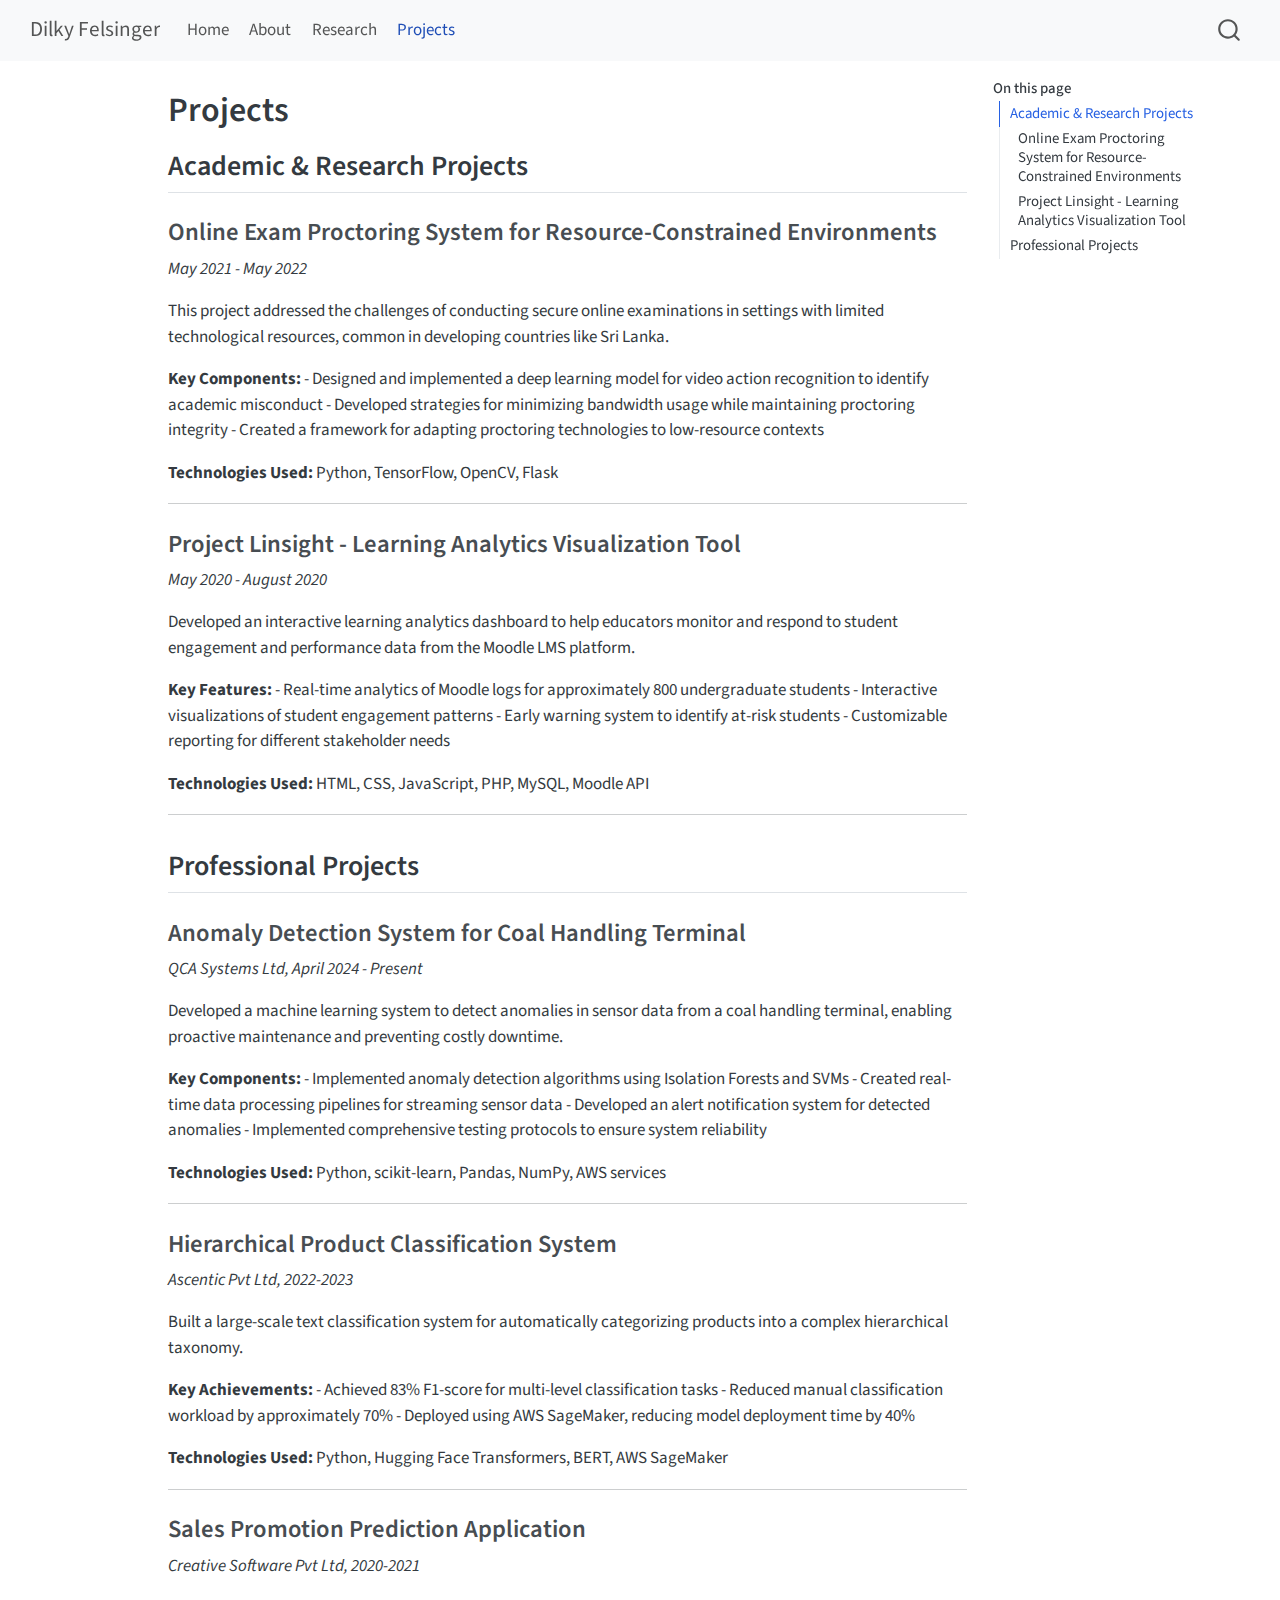
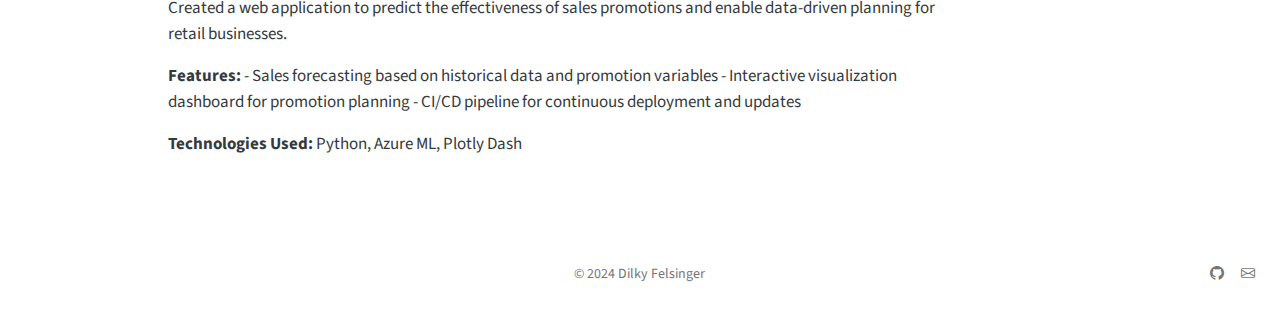
<file: docs/projects.html>
<!DOCTYPE html>
<html xmlns="http://www.w3.org/1999/xhtml" lang="en" xml:lang="en"><head>

<meta charset="utf-8">
<meta name="generator" content="quarto-1.6.42">

<meta name="viewport" content="width=device-width, initial-scale=1.0, user-scalable=yes">


<title>Projects – Dilky Felsinger</title>
<style>
code{white-space: pre-wrap;}
span.smallcaps{font-variant: small-caps;}
div.columns{display: flex; gap: min(4vw, 1.5em);}
div.column{flex: auto; overflow-x: auto;}
div.hanging-indent{margin-left: 1.5em; text-indent: -1.5em;}
ul.task-list{list-style: none;}
ul.task-list li input[type="checkbox"] {
  width: 0.8em;
  margin: 0 0.8em 0.2em -1em; /* quarto-specific, see https://github.com/quarto-dev/quarto-cli/issues/4556 */ 
  vertical-align: middle;
}
</style>


<script src="site_libs/quarto-nav/quarto-nav.js"></script>
<script src="site_libs/quarto-nav/headroom.min.js"></script>
<script src="site_libs/clipboard/clipboard.min.js"></script>
<script src="site_libs/quarto-search/autocomplete.umd.js"></script>
<script src="site_libs/quarto-search/fuse.min.js"></script>
<script src="site_libs/quarto-search/quarto-search.js"></script>
<meta name="quarto:offset" content="./">
<script src="site_libs/quarto-html/quarto.js"></script>
<script src="site_libs/quarto-html/popper.min.js"></script>
<script src="site_libs/quarto-html/tippy.umd.min.js"></script>
<script src="site_libs/quarto-html/anchor.min.js"></script>
<link href="site_libs/quarto-html/tippy.css" rel="stylesheet">
<link href="site_libs/quarto-html/quarto-syntax-highlighting-2f5df379a58b258e96c21c0638c20c03.css" rel="stylesheet" id="quarto-text-highlighting-styles">
<script src="site_libs/bootstrap/bootstrap.min.js"></script>
<link href="site_libs/bootstrap/bootstrap-icons.css" rel="stylesheet">
<link href="site_libs/bootstrap/bootstrap-6bd9cfa162949bde0a231f530c97869d.min.css" rel="stylesheet" append-hash="true" id="quarto-bootstrap" data-mode="light">
<script id="quarto-search-options" type="application/json">{
  "location": "navbar",
  "copy-button": false,
  "collapse-after": 3,
  "panel-placement": "end",
  "type": "overlay",
  "limit": 50,
  "keyboard-shortcut": [
    "f",
    "/",
    "s"
  ],
  "show-item-context": false,
  "language": {
    "search-no-results-text": "No results",
    "search-matching-documents-text": "matching documents",
    "search-copy-link-title": "Copy link to search",
    "search-hide-matches-text": "Hide additional matches",
    "search-more-match-text": "more match in this document",
    "search-more-matches-text": "more matches in this document",
    "search-clear-button-title": "Clear",
    "search-text-placeholder": "",
    "search-detached-cancel-button-title": "Cancel",
    "search-submit-button-title": "Submit",
    "search-label": "Search"
  }
}</script>


<link rel="stylesheet" href="styles.css">
</head>

<body class="nav-fixed">

<div id="quarto-search-results"></div>
  <header id="quarto-header" class="headroom fixed-top">
    <nav class="navbar navbar-expand-lg " data-bs-theme="dark">
      <div class="navbar-container container-fluid">
      <div class="navbar-brand-container mx-auto">
    <a class="navbar-brand" href="./index.html">
    <span class="navbar-title">Dilky Felsinger</span>
    </a>
  </div>
            <div id="quarto-search" class="" title="Search"></div>
          <button class="navbar-toggler" type="button" data-bs-toggle="collapse" data-bs-target="#navbarCollapse" aria-controls="navbarCollapse" role="menu" aria-expanded="false" aria-label="Toggle navigation" onclick="if (window.quartoToggleHeadroom) { window.quartoToggleHeadroom(); }">
  <span class="navbar-toggler-icon"></span>
</button>
          <div class="collapse navbar-collapse" id="navbarCollapse">
            <ul class="navbar-nav navbar-nav-scroll me-auto">
  <li class="nav-item">
    <a class="nav-link" href="./index.html"> 
<span class="menu-text">Home</span></a>
  </li>  
  <li class="nav-item">
    <a class="nav-link" href="./about.html"> 
<span class="menu-text">About</span></a>
  </li>  
  <li class="nav-item">
    <a class="nav-link" href="./research.html"> 
<span class="menu-text">Research</span></a>
  </li>  
  <li class="nav-item">
    <a class="nav-link active" href="./projects.html" aria-current="page"> 
<span class="menu-text">Projects</span></a>
  </li>  
</ul>
          </div> <!-- /navcollapse -->
            <div class="quarto-navbar-tools">
</div>
      </div> <!-- /container-fluid -->
    </nav>
</header>
<!-- content -->
<div id="quarto-content" class="quarto-container page-columns page-rows-contents page-layout-article page-navbar">
<!-- sidebar -->
<!-- margin-sidebar -->
    <div id="quarto-margin-sidebar" class="sidebar margin-sidebar">
        <nav id="TOC" role="doc-toc" class="toc-active">
    <h2 id="toc-title">On this page</h2>
   
  <ul>
  <li><a href="#academic-research-projects" id="toc-academic-research-projects" class="nav-link active" data-scroll-target="#academic-research-projects">Academic &amp; Research Projects</a>
  <ul class="collapse">
  <li><a href="#online-exam-proctoring-system-for-resource-constrained-environments" id="toc-online-exam-proctoring-system-for-resource-constrained-environments" class="nav-link" data-scroll-target="#online-exam-proctoring-system-for-resource-constrained-environments">Online Exam Proctoring System for Resource-Constrained Environments</a></li>
  <li><a href="#project-linsight---learning-analytics-visualization-tool" id="toc-project-linsight---learning-analytics-visualization-tool" class="nav-link" data-scroll-target="#project-linsight---learning-analytics-visualization-tool">Project Linsight - Learning Analytics Visualization Tool</a></li>
  </ul></li>
  <li><a href="#professional-projects" id="toc-professional-projects" class="nav-link" data-scroll-target="#professional-projects">Professional Projects</a>
  <ul class="collapse">
  <li><a href="#anomaly-detection-system-for-coal-handling-terminal" id="toc-anomaly-detection-system-for-coal-handling-terminal" class="nav-link" data-scroll-target="#anomaly-detection-system-for-coal-handling-terminal">Anomaly Detection System for Coal Handling Terminal</a></li>
  <li><a href="#hierarchical-product-classification-system" id="toc-hierarchical-product-classification-system" class="nav-link" data-scroll-target="#hierarchical-product-classification-system">Hierarchical Product Classification System</a></li>
  <li><a href="#sales-promotion-prediction-application" id="toc-sales-promotion-prediction-application" class="nav-link" data-scroll-target="#sales-promotion-prediction-application">Sales Promotion Prediction Application</a></li>
  </ul></li>
  </ul>
</nav>
    </div>
<!-- main -->
<main class="content" id="quarto-document-content">

<header id="title-block-header" class="quarto-title-block default">
<div class="quarto-title">
<h1 class="title">Projects</h1>
</div>



<div class="quarto-title-meta">

    
  
    
  </div>
  


</header>


<section id="academic-research-projects" class="level2">
<h2 class="anchored" data-anchor-id="academic-research-projects">Academic &amp; Research Projects</h2>
<section id="online-exam-proctoring-system-for-resource-constrained-environments" class="level3">
<h3 class="anchored" data-anchor-id="online-exam-proctoring-system-for-resource-constrained-environments">Online Exam Proctoring System for Resource-Constrained Environments</h3>
<p><em>May 2021 - May 2022</em></p>
<p>This project addressed the challenges of conducting secure online examinations in settings with limited technological resources, common in developing countries like Sri Lanka.</p>
<p><strong>Key Components:</strong> - Designed and implemented a deep learning model for video action recognition to identify academic misconduct - Developed strategies for minimizing bandwidth usage while maintaining proctoring integrity - Created a framework for adapting proctoring technologies to low-resource contexts</p>
<p><strong>Technologies Used:</strong> Python, TensorFlow, OpenCV, Flask</p>
<hr>
</section>
<section id="project-linsight---learning-analytics-visualization-tool" class="level3">
<h3 class="anchored" data-anchor-id="project-linsight---learning-analytics-visualization-tool">Project Linsight - Learning Analytics Visualization Tool</h3>
<p><em>May 2020 - August 2020</em></p>
<p>Developed an interactive learning analytics dashboard to help educators monitor and respond to student engagement and performance data from the Moodle LMS platform.</p>
<p><strong>Key Features:</strong> - Real-time analytics of Moodle logs for approximately 800 undergraduate students - Interactive visualizations of student engagement patterns - Early warning system to identify at-risk students - Customizable reporting for different stakeholder needs</p>
<p><strong>Technologies Used:</strong> HTML, CSS, JavaScript, PHP, MySQL, Moodle API</p>
<hr>
</section>
</section>
<section id="professional-projects" class="level2">
<h2 class="anchored" data-anchor-id="professional-projects">Professional Projects</h2>
<section id="anomaly-detection-system-for-coal-handling-terminal" class="level3">
<h3 class="anchored" data-anchor-id="anomaly-detection-system-for-coal-handling-terminal">Anomaly Detection System for Coal Handling Terminal</h3>
<p><em>QCA Systems Ltd, April 2024 - Present</em></p>
<p>Developed a machine learning system to detect anomalies in sensor data from a coal handling terminal, enabling proactive maintenance and preventing costly downtime.</p>
<p><strong>Key Components:</strong> - Implemented anomaly detection algorithms using Isolation Forests and SVMs - Created real-time data processing pipelines for streaming sensor data - Developed an alert notification system for detected anomalies - Implemented comprehensive testing protocols to ensure system reliability</p>
<p><strong>Technologies Used:</strong> Python, scikit-learn, Pandas, NumPy, AWS services</p>
<hr>
</section>
<section id="hierarchical-product-classification-system" class="level3">
<h3 class="anchored" data-anchor-id="hierarchical-product-classification-system">Hierarchical Product Classification System</h3>
<p><em>Ascentic Pvt Ltd, 2022-2023</em></p>
<p>Built a large-scale text classification system for automatically categorizing products into a complex hierarchical taxonomy.</p>
<p><strong>Key Achievements:</strong> - Achieved 83% F1-score for multi-level classification tasks - Reduced manual classification workload by approximately 70% - Deployed using AWS SageMaker, reducing model deployment time by 40%</p>
<p><strong>Technologies Used:</strong> Python, Hugging Face Transformers, BERT, AWS SageMaker</p>
<hr>
</section>
<section id="sales-promotion-prediction-application" class="level3">
<h3 class="anchored" data-anchor-id="sales-promotion-prediction-application">Sales Promotion Prediction Application</h3>
<p><em>Creative Software Pvt Ltd, 2020-2021</em></p>
<p>Created a web application to predict the effectiveness of sales promotions and enable data-driven planning for retail businesses.</p>
<p><strong>Features:</strong> - Sales forecasting based on historical data and promotion variables - Interactive visualization dashboard for promotion planning - CI/CD pipeline for continuous deployment and updates</p>
<p><strong>Technologies Used:</strong> Python, Azure ML, Plotly Dash</p>


</section>
</section>

</main> <!-- /main -->
<script id="quarto-html-after-body" type="application/javascript">
window.document.addEventListener("DOMContentLoaded", function (event) {
  const toggleBodyColorMode = (bsSheetEl) => {
    const mode = bsSheetEl.getAttribute("data-mode");
    const bodyEl = window.document.querySelector("body");
    if (mode === "dark") {
      bodyEl.classList.add("quarto-dark");
      bodyEl.classList.remove("quarto-light");
    } else {
      bodyEl.classList.add("quarto-light");
      bodyEl.classList.remove("quarto-dark");
    }
  }
  const toggleBodyColorPrimary = () => {
    const bsSheetEl = window.document.querySelector("link#quarto-bootstrap");
    if (bsSheetEl) {
      toggleBodyColorMode(bsSheetEl);
    }
  }
  toggleBodyColorPrimary();  
  const icon = "";
  const anchorJS = new window.AnchorJS();
  anchorJS.options = {
    placement: 'right',
    icon: icon
  };
  anchorJS.add('.anchored');
  const isCodeAnnotation = (el) => {
    for (const clz of el.classList) {
      if (clz.startsWith('code-annotation-')) {                     
        return true;
      }
    }
    return false;
  }
  const onCopySuccess = function(e) {
    // button target
    const button = e.trigger;
    // don't keep focus
    button.blur();
    // flash "checked"
    button.classList.add('code-copy-button-checked');
    var currentTitle = button.getAttribute("title");
    button.setAttribute("title", "Copied!");
    let tooltip;
    if (window.bootstrap) {
      button.setAttribute("data-bs-toggle", "tooltip");
      button.setAttribute("data-bs-placement", "left");
      button.setAttribute("data-bs-title", "Copied!");
      tooltip = new bootstrap.Tooltip(button, 
        { trigger: "manual", 
          customClass: "code-copy-button-tooltip",
          offset: [0, -8]});
      tooltip.show();    
    }
    setTimeout(function() {
      if (tooltip) {
        tooltip.hide();
        button.removeAttribute("data-bs-title");
        button.removeAttribute("data-bs-toggle");
        button.removeAttribute("data-bs-placement");
      }
      button.setAttribute("title", currentTitle);
      button.classList.remove('code-copy-button-checked');
    }, 1000);
    // clear code selection
    e.clearSelection();
  }
  const getTextToCopy = function(trigger) {
      const codeEl = trigger.previousElementSibling.cloneNode(true);
      for (const childEl of codeEl.children) {
        if (isCodeAnnotation(childEl)) {
          childEl.remove();
        }
      }
      return codeEl.innerText;
  }
  const clipboard = new window.ClipboardJS('.code-copy-button:not([data-in-quarto-modal])', {
    text: getTextToCopy
  });
  clipboard.on('success', onCopySuccess);
  if (window.document.getElementById('quarto-embedded-source-code-modal')) {
    const clipboardModal = new window.ClipboardJS('.code-copy-button[data-in-quarto-modal]', {
      text: getTextToCopy,
      container: window.document.getElementById('quarto-embedded-source-code-modal')
    });
    clipboardModal.on('success', onCopySuccess);
  }
    var localhostRegex = new RegExp(/^(?:http|https):\/\/localhost\:?[0-9]*\//);
    var mailtoRegex = new RegExp(/^mailto:/);
      var filterRegex = new RegExp('/' + window.location.host + '/');
    var isInternal = (href) => {
        return filterRegex.test(href) || localhostRegex.test(href) || mailtoRegex.test(href);
    }
    // Inspect non-navigation links and adorn them if external
 	var links = window.document.querySelectorAll('a[href]:not(.nav-link):not(.navbar-brand):not(.toc-action):not(.sidebar-link):not(.sidebar-item-toggle):not(.pagination-link):not(.no-external):not([aria-hidden]):not(.dropdown-item):not(.quarto-navigation-tool):not(.about-link)');
    for (var i=0; i<links.length; i++) {
      const link = links[i];
      if (!isInternal(link.href)) {
        // undo the damage that might have been done by quarto-nav.js in the case of
        // links that we want to consider external
        if (link.dataset.originalHref !== undefined) {
          link.href = link.dataset.originalHref;
        }
      }
    }
  function tippyHover(el, contentFn, onTriggerFn, onUntriggerFn) {
    const config = {
      allowHTML: true,
      maxWidth: 500,
      delay: 100,
      arrow: false,
      appendTo: function(el) {
          return el.parentElement;
      },
      interactive: true,
      interactiveBorder: 10,
      theme: 'quarto',
      placement: 'bottom-start',
    };
    if (contentFn) {
      config.content = contentFn;
    }
    if (onTriggerFn) {
      config.onTrigger = onTriggerFn;
    }
    if (onUntriggerFn) {
      config.onUntrigger = onUntriggerFn;
    }
    window.tippy(el, config); 
  }
  const noterefs = window.document.querySelectorAll('a[role="doc-noteref"]');
  for (var i=0; i<noterefs.length; i++) {
    const ref = noterefs[i];
    tippyHover(ref, function() {
      // use id or data attribute instead here
      let href = ref.getAttribute('data-footnote-href') || ref.getAttribute('href');
      try { href = new URL(href).hash; } catch {}
      const id = href.replace(/^#\/?/, "");
      const note = window.document.getElementById(id);
      if (note) {
        return note.innerHTML;
      } else {
        return "";
      }
    });
  }
  const xrefs = window.document.querySelectorAll('a.quarto-xref');
  const processXRef = (id, note) => {
    // Strip column container classes
    const stripColumnClz = (el) => {
      el.classList.remove("page-full", "page-columns");
      if (el.children) {
        for (const child of el.children) {
          stripColumnClz(child);
        }
      }
    }
    stripColumnClz(note)
    if (id === null || id.startsWith('sec-')) {
      // Special case sections, only their first couple elements
      const container = document.createElement("div");
      if (note.children && note.children.length > 2) {
        container.appendChild(note.children[0].cloneNode(true));
        for (let i = 1; i < note.children.length; i++) {
          const child = note.children[i];
          if (child.tagName === "P" && child.innerText === "") {
            continue;
          } else {
            container.appendChild(child.cloneNode(true));
            break;
          }
        }
        if (window.Quarto?.typesetMath) {
          window.Quarto.typesetMath(container);
        }
        return container.innerHTML
      } else {
        if (window.Quarto?.typesetMath) {
          window.Quarto.typesetMath(note);
        }
        return note.innerHTML;
      }
    } else {
      // Remove any anchor links if they are present
      const anchorLink = note.querySelector('a.anchorjs-link');
      if (anchorLink) {
        anchorLink.remove();
      }
      if (window.Quarto?.typesetMath) {
        window.Quarto.typesetMath(note);
      }
      if (note.classList.contains("callout")) {
        return note.outerHTML;
      } else {
        return note.innerHTML;
      }
    }
  }
  for (var i=0; i<xrefs.length; i++) {
    const xref = xrefs[i];
    tippyHover(xref, undefined, function(instance) {
      instance.disable();
      let url = xref.getAttribute('href');
      let hash = undefined; 
      if (url.startsWith('#')) {
        hash = url;
      } else {
        try { hash = new URL(url).hash; } catch {}
      }
      if (hash) {
        const id = hash.replace(/^#\/?/, "");
        const note = window.document.getElementById(id);
        if (note !== null) {
          try {
            const html = processXRef(id, note.cloneNode(true));
            instance.setContent(html);
          } finally {
            instance.enable();
            instance.show();
          }
        } else {
          // See if we can fetch this
          fetch(url.split('#')[0])
          .then(res => res.text())
          .then(html => {
            const parser = new DOMParser();
            const htmlDoc = parser.parseFromString(html, "text/html");
            const note = htmlDoc.getElementById(id);
            if (note !== null) {
              const html = processXRef(id, note);
              instance.setContent(html);
            } 
          }).finally(() => {
            instance.enable();
            instance.show();
          });
        }
      } else {
        // See if we can fetch a full url (with no hash to target)
        // This is a special case and we should probably do some content thinning / targeting
        fetch(url)
        .then(res => res.text())
        .then(html => {
          const parser = new DOMParser();
          const htmlDoc = parser.parseFromString(html, "text/html");
          const note = htmlDoc.querySelector('main.content');
          if (note !== null) {
            // This should only happen for chapter cross references
            // (since there is no id in the URL)
            // remove the first header
            if (note.children.length > 0 && note.children[0].tagName === "HEADER") {
              note.children[0].remove();
            }
            const html = processXRef(null, note);
            instance.setContent(html);
          } 
        }).finally(() => {
          instance.enable();
          instance.show();
        });
      }
    }, function(instance) {
    });
  }
      let selectedAnnoteEl;
      const selectorForAnnotation = ( cell, annotation) => {
        let cellAttr = 'data-code-cell="' + cell + '"';
        let lineAttr = 'data-code-annotation="' +  annotation + '"';
        const selector = 'span[' + cellAttr + '][' + lineAttr + ']';
        return selector;
      }
      const selectCodeLines = (annoteEl) => {
        const doc = window.document;
        const targetCell = annoteEl.getAttribute("data-target-cell");
        const targetAnnotation = annoteEl.getAttribute("data-target-annotation");
        const annoteSpan = window.document.querySelector(selectorForAnnotation(targetCell, targetAnnotation));
        const lines = annoteSpan.getAttribute("data-code-lines").split(",");
        const lineIds = lines.map((line) => {
          return targetCell + "-" + line;
        })
        let top = null;
        let height = null;
        let parent = null;
        if (lineIds.length > 0) {
            //compute the position of the single el (top and bottom and make a div)
            const el = window.document.getElementById(lineIds[0]);
            top = el.offsetTop;
            height = el.offsetHeight;
            parent = el.parentElement.parentElement;
          if (lineIds.length > 1) {
            const lastEl = window.document.getElementById(lineIds[lineIds.length - 1]);
            const bottom = lastEl.offsetTop + lastEl.offsetHeight;
            height = bottom - top;
          }
          if (top !== null && height !== null && parent !== null) {
            // cook up a div (if necessary) and position it 
            let div = window.document.getElementById("code-annotation-line-highlight");
            if (div === null) {
              div = window.document.createElement("div");
              div.setAttribute("id", "code-annotation-line-highlight");
              div.style.position = 'absolute';
              parent.appendChild(div);
            }
            div.style.top = top - 2 + "px";
            div.style.height = height + 4 + "px";
            div.style.left = 0;
            let gutterDiv = window.document.getElementById("code-annotation-line-highlight-gutter");
            if (gutterDiv === null) {
              gutterDiv = window.document.createElement("div");
              gutterDiv.setAttribute("id", "code-annotation-line-highlight-gutter");
              gutterDiv.style.position = 'absolute';
              const codeCell = window.document.getElementById(targetCell);
              const gutter = codeCell.querySelector('.code-annotation-gutter');
              gutter.appendChild(gutterDiv);
            }
            gutterDiv.style.top = top - 2 + "px";
            gutterDiv.style.height = height + 4 + "px";
          }
          selectedAnnoteEl = annoteEl;
        }
      };
      const unselectCodeLines = () => {
        const elementsIds = ["code-annotation-line-highlight", "code-annotation-line-highlight-gutter"];
        elementsIds.forEach((elId) => {
          const div = window.document.getElementById(elId);
          if (div) {
            div.remove();
          }
        });
        selectedAnnoteEl = undefined;
      };
        // Handle positioning of the toggle
    window.addEventListener(
      "resize",
      throttle(() => {
        elRect = undefined;
        if (selectedAnnoteEl) {
          selectCodeLines(selectedAnnoteEl);
        }
      }, 10)
    );
    function throttle(fn, ms) {
    let throttle = false;
    let timer;
      return (...args) => {
        if(!throttle) { // first call gets through
            fn.apply(this, args);
            throttle = true;
        } else { // all the others get throttled
            if(timer) clearTimeout(timer); // cancel #2
            timer = setTimeout(() => {
              fn.apply(this, args);
              timer = throttle = false;
            }, ms);
        }
      };
    }
      // Attach click handler to the DT
      const annoteDls = window.document.querySelectorAll('dt[data-target-cell]');
      for (const annoteDlNode of annoteDls) {
        annoteDlNode.addEventListener('click', (event) => {
          const clickedEl = event.target;
          if (clickedEl !== selectedAnnoteEl) {
            unselectCodeLines();
            const activeEl = window.document.querySelector('dt[data-target-cell].code-annotation-active');
            if (activeEl) {
              activeEl.classList.remove('code-annotation-active');
            }
            selectCodeLines(clickedEl);
            clickedEl.classList.add('code-annotation-active');
          } else {
            // Unselect the line
            unselectCodeLines();
            clickedEl.classList.remove('code-annotation-active');
          }
        });
      }
  const findCites = (el) => {
    const parentEl = el.parentElement;
    if (parentEl) {
      const cites = parentEl.dataset.cites;
      if (cites) {
        return {
          el,
          cites: cites.split(' ')
        };
      } else {
        return findCites(el.parentElement)
      }
    } else {
      return undefined;
    }
  };
  var bibliorefs = window.document.querySelectorAll('a[role="doc-biblioref"]');
  for (var i=0; i<bibliorefs.length; i++) {
    const ref = bibliorefs[i];
    const citeInfo = findCites(ref);
    if (citeInfo) {
      tippyHover(citeInfo.el, function() {
        var popup = window.document.createElement('div');
        citeInfo.cites.forEach(function(cite) {
          var citeDiv = window.document.createElement('div');
          citeDiv.classList.add('hanging-indent');
          citeDiv.classList.add('csl-entry');
          var biblioDiv = window.document.getElementById('ref-' + cite);
          if (biblioDiv) {
            citeDiv.innerHTML = biblioDiv.innerHTML;
          }
          popup.appendChild(citeDiv);
        });
        return popup.innerHTML;
      });
    }
  }
});
</script>
</div> <!-- /content -->
<footer class="footer">
  <div class="nav-footer">
    <div class="nav-footer-left">
      &nbsp;
    </div>   
    <div class="nav-footer-center">
<p>© 2024 Dilky Felsinger</p>
</div>
    <div class="nav-footer-right">
      <ul class="footer-items list-unstyled">
    <li class="nav-item compact">
    <a class="nav-link" href="https://github.com/dilky97">
      <i class="bi bi-github" role="img">
</i> 
    </a>
  </li>  
    <li class="nav-item compact">
    <a class="nav-link" href="mailto:dilky_felsinger@sfu.ca">
      <i class="bi bi-envelope" role="img">
</i> 
    </a>
  </li>  
</ul>
    </div>
  </div>
</footer>




</body></html>
</file>
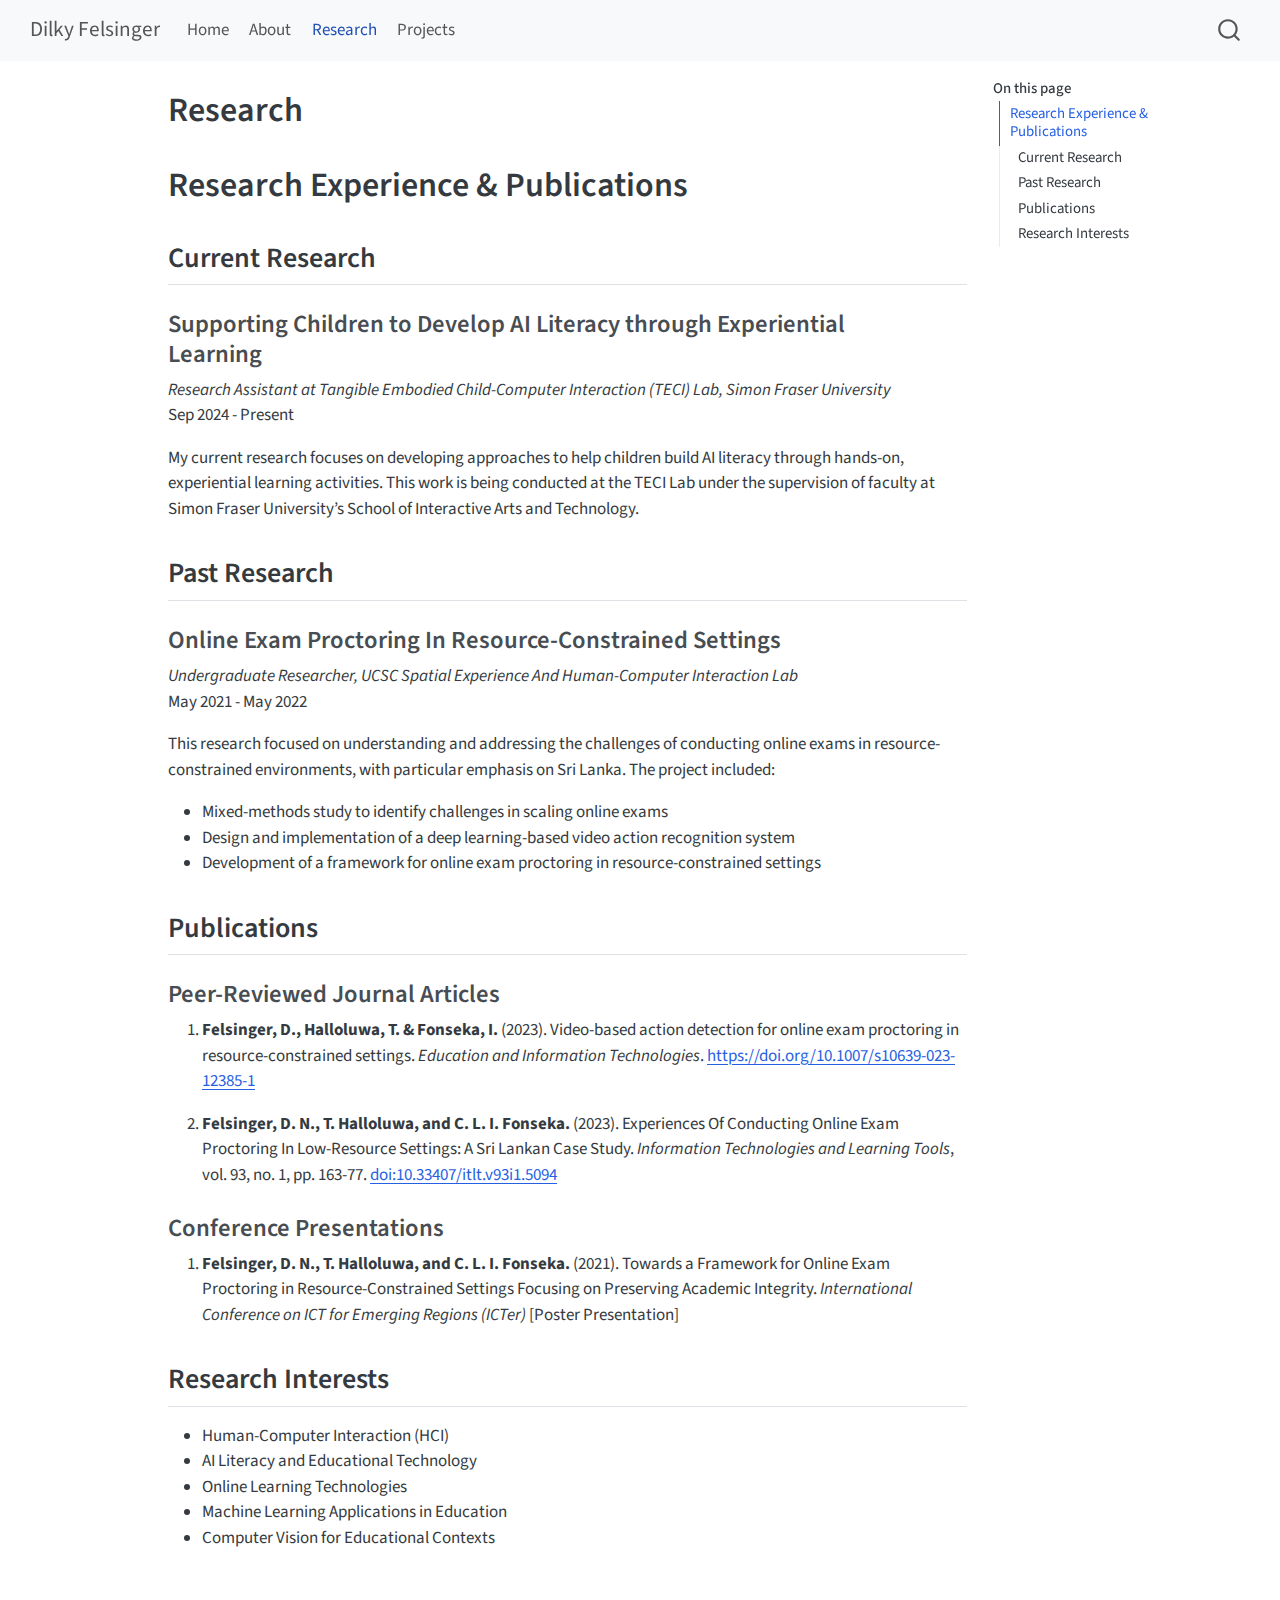
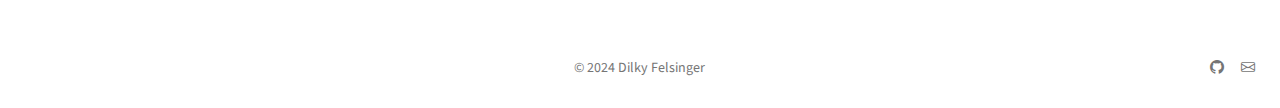
<file: docs/research.html>
<!DOCTYPE html>
<html xmlns="http://www.w3.org/1999/xhtml" lang="en" xml:lang="en"><head>

<meta charset="utf-8">
<meta name="generator" content="quarto-1.6.42">

<meta name="viewport" content="width=device-width, initial-scale=1.0, user-scalable=yes">


<title>Research – Dilky Felsinger</title>
<style>
code{white-space: pre-wrap;}
span.smallcaps{font-variant: small-caps;}
div.columns{display: flex; gap: min(4vw, 1.5em);}
div.column{flex: auto; overflow-x: auto;}
div.hanging-indent{margin-left: 1.5em; text-indent: -1.5em;}
ul.task-list{list-style: none;}
ul.task-list li input[type="checkbox"] {
  width: 0.8em;
  margin: 0 0.8em 0.2em -1em; /* quarto-specific, see https://github.com/quarto-dev/quarto-cli/issues/4556 */ 
  vertical-align: middle;
}
</style>


<script src="site_libs/quarto-nav/quarto-nav.js"></script>
<script src="site_libs/quarto-nav/headroom.min.js"></script>
<script src="site_libs/clipboard/clipboard.min.js"></script>
<script src="site_libs/quarto-search/autocomplete.umd.js"></script>
<script src="site_libs/quarto-search/fuse.min.js"></script>
<script src="site_libs/quarto-search/quarto-search.js"></script>
<meta name="quarto:offset" content="./">
<script src="site_libs/quarto-html/quarto.js"></script>
<script src="site_libs/quarto-html/popper.min.js"></script>
<script src="site_libs/quarto-html/tippy.umd.min.js"></script>
<script src="site_libs/quarto-html/anchor.min.js"></script>
<link href="site_libs/quarto-html/tippy.css" rel="stylesheet">
<link href="site_libs/quarto-html/quarto-syntax-highlighting-2f5df379a58b258e96c21c0638c20c03.css" rel="stylesheet" id="quarto-text-highlighting-styles">
<script src="site_libs/bootstrap/bootstrap.min.js"></script>
<link href="site_libs/bootstrap/bootstrap-icons.css" rel="stylesheet">
<link href="site_libs/bootstrap/bootstrap-6bd9cfa162949bde0a231f530c97869d.min.css" rel="stylesheet" append-hash="true" id="quarto-bootstrap" data-mode="light">
<script id="quarto-search-options" type="application/json">{
  "location": "navbar",
  "copy-button": false,
  "collapse-after": 3,
  "panel-placement": "end",
  "type": "overlay",
  "limit": 50,
  "keyboard-shortcut": [
    "f",
    "/",
    "s"
  ],
  "show-item-context": false,
  "language": {
    "search-no-results-text": "No results",
    "search-matching-documents-text": "matching documents",
    "search-copy-link-title": "Copy link to search",
    "search-hide-matches-text": "Hide additional matches",
    "search-more-match-text": "more match in this document",
    "search-more-matches-text": "more matches in this document",
    "search-clear-button-title": "Clear",
    "search-text-placeholder": "",
    "search-detached-cancel-button-title": "Cancel",
    "search-submit-button-title": "Submit",
    "search-label": "Search"
  }
}</script>


<link rel="stylesheet" href="styles.css">
</head>

<body class="nav-fixed">

<div id="quarto-search-results"></div>
  <header id="quarto-header" class="headroom fixed-top">
    <nav class="navbar navbar-expand-lg " data-bs-theme="dark">
      <div class="navbar-container container-fluid">
      <div class="navbar-brand-container mx-auto">
    <a class="navbar-brand" href="./index.html">
    <span class="navbar-title">Dilky Felsinger</span>
    </a>
  </div>
            <div id="quarto-search" class="" title="Search"></div>
          <button class="navbar-toggler" type="button" data-bs-toggle="collapse" data-bs-target="#navbarCollapse" aria-controls="navbarCollapse" role="menu" aria-expanded="false" aria-label="Toggle navigation" onclick="if (window.quartoToggleHeadroom) { window.quartoToggleHeadroom(); }">
  <span class="navbar-toggler-icon"></span>
</button>
          <div class="collapse navbar-collapse" id="navbarCollapse">
            <ul class="navbar-nav navbar-nav-scroll me-auto">
  <li class="nav-item">
    <a class="nav-link" href="./index.html"> 
<span class="menu-text">Home</span></a>
  </li>  
  <li class="nav-item">
    <a class="nav-link" href="./about.html"> 
<span class="menu-text">About</span></a>
  </li>  
  <li class="nav-item">
    <a class="nav-link active" href="./research.html" aria-current="page"> 
<span class="menu-text">Research</span></a>
  </li>  
  <li class="nav-item">
    <a class="nav-link" href="./projects.html"> 
<span class="menu-text">Projects</span></a>
  </li>  
</ul>
          </div> <!-- /navcollapse -->
            <div class="quarto-navbar-tools">
</div>
      </div> <!-- /container-fluid -->
    </nav>
</header>
<!-- content -->
<div id="quarto-content" class="quarto-container page-columns page-rows-contents page-layout-article page-navbar">
<!-- sidebar -->
<!-- margin-sidebar -->
    <div id="quarto-margin-sidebar" class="sidebar margin-sidebar">
        <nav id="TOC" role="doc-toc" class="toc-active">
    <h2 id="toc-title">On this page</h2>
   
  <ul>
  <li><a href="#research-experience-publications" id="toc-research-experience-publications" class="nav-link active" data-scroll-target="#research-experience-publications">Research Experience &amp; Publications</a>
  <ul class="collapse">
  <li><a href="#current-research" id="toc-current-research" class="nav-link" data-scroll-target="#current-research">Current Research</a>
  <ul class="collapse">
  <li><a href="#supporting-children-to-develop-ai-literacy-through-experiential-learning" id="toc-supporting-children-to-develop-ai-literacy-through-experiential-learning" class="nav-link" data-scroll-target="#supporting-children-to-develop-ai-literacy-through-experiential-learning">Supporting Children to Develop AI Literacy through Experiential Learning</a></li>
  </ul></li>
  <li><a href="#past-research" id="toc-past-research" class="nav-link" data-scroll-target="#past-research">Past Research</a>
  <ul class="collapse">
  <li><a href="#online-exam-proctoring-in-resource-constrained-settings" id="toc-online-exam-proctoring-in-resource-constrained-settings" class="nav-link" data-scroll-target="#online-exam-proctoring-in-resource-constrained-settings">Online Exam Proctoring In Resource-Constrained Settings</a></li>
  </ul></li>
  <li><a href="#publications" id="toc-publications" class="nav-link" data-scroll-target="#publications">Publications</a>
  <ul class="collapse">
  <li><a href="#peer-reviewed-journal-articles" id="toc-peer-reviewed-journal-articles" class="nav-link" data-scroll-target="#peer-reviewed-journal-articles">Peer-Reviewed Journal Articles</a></li>
  <li><a href="#conference-presentations" id="toc-conference-presentations" class="nav-link" data-scroll-target="#conference-presentations">Conference Presentations</a></li>
  </ul></li>
  <li><a href="#research-interests" id="toc-research-interests" class="nav-link" data-scroll-target="#research-interests">Research Interests</a></li>
  </ul></li>
  </ul>
</nav>
    </div>
<!-- main -->
<main class="content" id="quarto-document-content">

<header id="title-block-header" class="quarto-title-block default">
<div class="quarto-title">
<h1 class="title">Research</h1>
</div>



<div class="quarto-title-meta">

    
  
    
  </div>
  


</header>


<section id="research-experience-publications" class="level1">
<h1>Research Experience &amp; Publications</h1>
<section id="current-research" class="level2">
<h2 class="anchored" data-anchor-id="current-research">Current Research</h2>
<section id="supporting-children-to-develop-ai-literacy-through-experiential-learning" class="level3">
<h3 class="anchored" data-anchor-id="supporting-children-to-develop-ai-literacy-through-experiential-learning">Supporting Children to Develop AI Literacy through Experiential Learning</h3>
<p><em>Research Assistant at Tangible Embodied Child-Computer Interaction (TECI) Lab, Simon Fraser University</em><br>
Sep 2024 - Present</p>
<p>My current research focuses on developing approaches to help children build AI literacy through hands-on, experiential learning activities. This work is being conducted at the TECI Lab under the supervision of faculty at Simon Fraser University’s School of Interactive Arts and Technology.</p>
</section>
</section>
<section id="past-research" class="level2">
<h2 class="anchored" data-anchor-id="past-research">Past Research</h2>
<section id="online-exam-proctoring-in-resource-constrained-settings" class="level3">
<h3 class="anchored" data-anchor-id="online-exam-proctoring-in-resource-constrained-settings">Online Exam Proctoring In Resource-Constrained Settings</h3>
<p><em>Undergraduate Researcher, UCSC Spatial Experience And Human-Computer Interaction Lab</em><br>
May 2021 - May 2022</p>
<p>This research focused on understanding and addressing the challenges of conducting online exams in resource-constrained environments, with particular emphasis on Sri Lanka. The project included:</p>
<ul>
<li>Mixed-methods study to identify challenges in scaling online exams</li>
<li>Design and implementation of a deep learning-based video action recognition system</li>
<li>Development of a framework for online exam proctoring in resource-constrained settings</li>
</ul>
</section>
</section>
<section id="publications" class="level2">
<h2 class="anchored" data-anchor-id="publications">Publications</h2>
<section id="peer-reviewed-journal-articles" class="level3">
<h3 class="anchored" data-anchor-id="peer-reviewed-journal-articles">Peer-Reviewed Journal Articles</h3>
<ol type="1">
<li><p><strong>Felsinger, D., Halloluwa, T. &amp; Fonseka, I.</strong> (2023). Video-based action detection for online exam proctoring in resource-constrained settings. <em>Education and Information Technologies</em>. <a href="https://doi.org/10.1007/s10639-023-12385-1">https://doi.org/10.1007/s10639-023-12385-1</a></p></li>
<li><p><strong>Felsinger, D. N., T. Halloluwa, and C. L. I. Fonseka.</strong> (2023). Experiences Of Conducting Online Exam Proctoring In Low-Resource Settings: A Sri Lankan Case Study. <em>Information Technologies and Learning Tools</em>, vol.&nbsp;93, no. 1, pp.&nbsp;163-77. <a href="https://doi.org/10.33407/itlt.v93i1.5094">doi:10.33407/itlt.v93i1.5094</a></p></li>
</ol>
</section>
<section id="conference-presentations" class="level3">
<h3 class="anchored" data-anchor-id="conference-presentations">Conference Presentations</h3>
<ol type="1">
<li><strong>Felsinger, D. N., T. Halloluwa, and C. L. I. Fonseka.</strong> (2021). Towards a Framework for Online Exam Proctoring in Resource-Constrained Settings Focusing on Preserving Academic Integrity. <em>International Conference on ICT for Emerging Regions (ICTer)</em> [Poster Presentation]</li>
</ol>
</section>
</section>
<section id="research-interests" class="level2">
<h2 class="anchored" data-anchor-id="research-interests">Research Interests</h2>
<ul>
<li>Human-Computer Interaction (HCI)</li>
<li>AI Literacy and Educational Technology</li>
<li>Online Learning Technologies</li>
<li>Machine Learning Applications in Education</li>
<li>Computer Vision for Educational Contexts</li>
</ul>


</section>
</section>

</main> <!-- /main -->
<script id="quarto-html-after-body" type="application/javascript">
window.document.addEventListener("DOMContentLoaded", function (event) {
  const toggleBodyColorMode = (bsSheetEl) => {
    const mode = bsSheetEl.getAttribute("data-mode");
    const bodyEl = window.document.querySelector("body");
    if (mode === "dark") {
      bodyEl.classList.add("quarto-dark");
      bodyEl.classList.remove("quarto-light");
    } else {
      bodyEl.classList.add("quarto-light");
      bodyEl.classList.remove("quarto-dark");
    }
  }
  const toggleBodyColorPrimary = () => {
    const bsSheetEl = window.document.querySelector("link#quarto-bootstrap");
    if (bsSheetEl) {
      toggleBodyColorMode(bsSheetEl);
    }
  }
  toggleBodyColorPrimary();  
  const icon = "";
  const anchorJS = new window.AnchorJS();
  anchorJS.options = {
    placement: 'right',
    icon: icon
  };
  anchorJS.add('.anchored');
  const isCodeAnnotation = (el) => {
    for (const clz of el.classList) {
      if (clz.startsWith('code-annotation-')) {                     
        return true;
      }
    }
    return false;
  }
  const onCopySuccess = function(e) {
    // button target
    const button = e.trigger;
    // don't keep focus
    button.blur();
    // flash "checked"
    button.classList.add('code-copy-button-checked');
    var currentTitle = button.getAttribute("title");
    button.setAttribute("title", "Copied!");
    let tooltip;
    if (window.bootstrap) {
      button.setAttribute("data-bs-toggle", "tooltip");
      button.setAttribute("data-bs-placement", "left");
      button.setAttribute("data-bs-title", "Copied!");
      tooltip = new bootstrap.Tooltip(button, 
        { trigger: "manual", 
          customClass: "code-copy-button-tooltip",
          offset: [0, -8]});
      tooltip.show();    
    }
    setTimeout(function() {
      if (tooltip) {
        tooltip.hide();
        button.removeAttribute("data-bs-title");
        button.removeAttribute("data-bs-toggle");
        button.removeAttribute("data-bs-placement");
      }
      button.setAttribute("title", currentTitle);
      button.classList.remove('code-copy-button-checked');
    }, 1000);
    // clear code selection
    e.clearSelection();
  }
  const getTextToCopy = function(trigger) {
      const codeEl = trigger.previousElementSibling.cloneNode(true);
      for (const childEl of codeEl.children) {
        if (isCodeAnnotation(childEl)) {
          childEl.remove();
        }
      }
      return codeEl.innerText;
  }
  const clipboard = new window.ClipboardJS('.code-copy-button:not([data-in-quarto-modal])', {
    text: getTextToCopy
  });
  clipboard.on('success', onCopySuccess);
  if (window.document.getElementById('quarto-embedded-source-code-modal')) {
    const clipboardModal = new window.ClipboardJS('.code-copy-button[data-in-quarto-modal]', {
      text: getTextToCopy,
      container: window.document.getElementById('quarto-embedded-source-code-modal')
    });
    clipboardModal.on('success', onCopySuccess);
  }
    var localhostRegex = new RegExp(/^(?:http|https):\/\/localhost\:?[0-9]*\//);
    var mailtoRegex = new RegExp(/^mailto:/);
      var filterRegex = new RegExp('/' + window.location.host + '/');
    var isInternal = (href) => {
        return filterRegex.test(href) || localhostRegex.test(href) || mailtoRegex.test(href);
    }
    // Inspect non-navigation links and adorn them if external
 	var links = window.document.querySelectorAll('a[href]:not(.nav-link):not(.navbar-brand):not(.toc-action):not(.sidebar-link):not(.sidebar-item-toggle):not(.pagination-link):not(.no-external):not([aria-hidden]):not(.dropdown-item):not(.quarto-navigation-tool):not(.about-link)');
    for (var i=0; i<links.length; i++) {
      const link = links[i];
      if (!isInternal(link.href)) {
        // undo the damage that might have been done by quarto-nav.js in the case of
        // links that we want to consider external
        if (link.dataset.originalHref !== undefined) {
          link.href = link.dataset.originalHref;
        }
      }
    }
  function tippyHover(el, contentFn, onTriggerFn, onUntriggerFn) {
    const config = {
      allowHTML: true,
      maxWidth: 500,
      delay: 100,
      arrow: false,
      appendTo: function(el) {
          return el.parentElement;
      },
      interactive: true,
      interactiveBorder: 10,
      theme: 'quarto',
      placement: 'bottom-start',
    };
    if (contentFn) {
      config.content = contentFn;
    }
    if (onTriggerFn) {
      config.onTrigger = onTriggerFn;
    }
    if (onUntriggerFn) {
      config.onUntrigger = onUntriggerFn;
    }
    window.tippy(el, config); 
  }
  const noterefs = window.document.querySelectorAll('a[role="doc-noteref"]');
  for (var i=0; i<noterefs.length; i++) {
    const ref = noterefs[i];
    tippyHover(ref, function() {
      // use id or data attribute instead here
      let href = ref.getAttribute('data-footnote-href') || ref.getAttribute('href');
      try { href = new URL(href).hash; } catch {}
      const id = href.replace(/^#\/?/, "");
      const note = window.document.getElementById(id);
      if (note) {
        return note.innerHTML;
      } else {
        return "";
      }
    });
  }
  const xrefs = window.document.querySelectorAll('a.quarto-xref');
  const processXRef = (id, note) => {
    // Strip column container classes
    const stripColumnClz = (el) => {
      el.classList.remove("page-full", "page-columns");
      if (el.children) {
        for (const child of el.children) {
          stripColumnClz(child);
        }
      }
    }
    stripColumnClz(note)
    if (id === null || id.startsWith('sec-')) {
      // Special case sections, only their first couple elements
      const container = document.createElement("div");
      if (note.children && note.children.length > 2) {
        container.appendChild(note.children[0].cloneNode(true));
        for (let i = 1; i < note.children.length; i++) {
          const child = note.children[i];
          if (child.tagName === "P" && child.innerText === "") {
            continue;
          } else {
            container.appendChild(child.cloneNode(true));
            break;
          }
        }
        if (window.Quarto?.typesetMath) {
          window.Quarto.typesetMath(container);
        }
        return container.innerHTML
      } else {
        if (window.Quarto?.typesetMath) {
          window.Quarto.typesetMath(note);
        }
        return note.innerHTML;
      }
    } else {
      // Remove any anchor links if they are present
      const anchorLink = note.querySelector('a.anchorjs-link');
      if (anchorLink) {
        anchorLink.remove();
      }
      if (window.Quarto?.typesetMath) {
        window.Quarto.typesetMath(note);
      }
      if (note.classList.contains("callout")) {
        return note.outerHTML;
      } else {
        return note.innerHTML;
      }
    }
  }
  for (var i=0; i<xrefs.length; i++) {
    const xref = xrefs[i];
    tippyHover(xref, undefined, function(instance) {
      instance.disable();
      let url = xref.getAttribute('href');
      let hash = undefined; 
      if (url.startsWith('#')) {
        hash = url;
      } else {
        try { hash = new URL(url).hash; } catch {}
      }
      if (hash) {
        const id = hash.replace(/^#\/?/, "");
        const note = window.document.getElementById(id);
        if (note !== null) {
          try {
            const html = processXRef(id, note.cloneNode(true));
            instance.setContent(html);
          } finally {
            instance.enable();
            instance.show();
          }
        } else {
          // See if we can fetch this
          fetch(url.split('#')[0])
          .then(res => res.text())
          .then(html => {
            const parser = new DOMParser();
            const htmlDoc = parser.parseFromString(html, "text/html");
            const note = htmlDoc.getElementById(id);
            if (note !== null) {
              const html = processXRef(id, note);
              instance.setContent(html);
            } 
          }).finally(() => {
            instance.enable();
            instance.show();
          });
        }
      } else {
        // See if we can fetch a full url (with no hash to target)
        // This is a special case and we should probably do some content thinning / targeting
        fetch(url)
        .then(res => res.text())
        .then(html => {
          const parser = new DOMParser();
          const htmlDoc = parser.parseFromString(html, "text/html");
          const note = htmlDoc.querySelector('main.content');
          if (note !== null) {
            // This should only happen for chapter cross references
            // (since there is no id in the URL)
            // remove the first header
            if (note.children.length > 0 && note.children[0].tagName === "HEADER") {
              note.children[0].remove();
            }
            const html = processXRef(null, note);
            instance.setContent(html);
          } 
        }).finally(() => {
          instance.enable();
          instance.show();
        });
      }
    }, function(instance) {
    });
  }
      let selectedAnnoteEl;
      const selectorForAnnotation = ( cell, annotation) => {
        let cellAttr = 'data-code-cell="' + cell + '"';
        let lineAttr = 'data-code-annotation="' +  annotation + '"';
        const selector = 'span[' + cellAttr + '][' + lineAttr + ']';
        return selector;
      }
      const selectCodeLines = (annoteEl) => {
        const doc = window.document;
        const targetCell = annoteEl.getAttribute("data-target-cell");
        const targetAnnotation = annoteEl.getAttribute("data-target-annotation");
        const annoteSpan = window.document.querySelector(selectorForAnnotation(targetCell, targetAnnotation));
        const lines = annoteSpan.getAttribute("data-code-lines").split(",");
        const lineIds = lines.map((line) => {
          return targetCell + "-" + line;
        })
        let top = null;
        let height = null;
        let parent = null;
        if (lineIds.length > 0) {
            //compute the position of the single el (top and bottom and make a div)
            const el = window.document.getElementById(lineIds[0]);
            top = el.offsetTop;
            height = el.offsetHeight;
            parent = el.parentElement.parentElement;
          if (lineIds.length > 1) {
            const lastEl = window.document.getElementById(lineIds[lineIds.length - 1]);
            const bottom = lastEl.offsetTop + lastEl.offsetHeight;
            height = bottom - top;
          }
          if (top !== null && height !== null && parent !== null) {
            // cook up a div (if necessary) and position it 
            let div = window.document.getElementById("code-annotation-line-highlight");
            if (div === null) {
              div = window.document.createElement("div");
              div.setAttribute("id", "code-annotation-line-highlight");
              div.style.position = 'absolute';
              parent.appendChild(div);
            }
            div.style.top = top - 2 + "px";
            div.style.height = height + 4 + "px";
            div.style.left = 0;
            let gutterDiv = window.document.getElementById("code-annotation-line-highlight-gutter");
            if (gutterDiv === null) {
              gutterDiv = window.document.createElement("div");
              gutterDiv.setAttribute("id", "code-annotation-line-highlight-gutter");
              gutterDiv.style.position = 'absolute';
              const codeCell = window.document.getElementById(targetCell);
              const gutter = codeCell.querySelector('.code-annotation-gutter');
              gutter.appendChild(gutterDiv);
            }
            gutterDiv.style.top = top - 2 + "px";
            gutterDiv.style.height = height + 4 + "px";
          }
          selectedAnnoteEl = annoteEl;
        }
      };
      const unselectCodeLines = () => {
        const elementsIds = ["code-annotation-line-highlight", "code-annotation-line-highlight-gutter"];
        elementsIds.forEach((elId) => {
          const div = window.document.getElementById(elId);
          if (div) {
            div.remove();
          }
        });
        selectedAnnoteEl = undefined;
      };
        // Handle positioning of the toggle
    window.addEventListener(
      "resize",
      throttle(() => {
        elRect = undefined;
        if (selectedAnnoteEl) {
          selectCodeLines(selectedAnnoteEl);
        }
      }, 10)
    );
    function throttle(fn, ms) {
    let throttle = false;
    let timer;
      return (...args) => {
        if(!throttle) { // first call gets through
            fn.apply(this, args);
            throttle = true;
        } else { // all the others get throttled
            if(timer) clearTimeout(timer); // cancel #2
            timer = setTimeout(() => {
              fn.apply(this, args);
              timer = throttle = false;
            }, ms);
        }
      };
    }
      // Attach click handler to the DT
      const annoteDls = window.document.querySelectorAll('dt[data-target-cell]');
      for (const annoteDlNode of annoteDls) {
        annoteDlNode.addEventListener('click', (event) => {
          const clickedEl = event.target;
          if (clickedEl !== selectedAnnoteEl) {
            unselectCodeLines();
            const activeEl = window.document.querySelector('dt[data-target-cell].code-annotation-active');
            if (activeEl) {
              activeEl.classList.remove('code-annotation-active');
            }
            selectCodeLines(clickedEl);
            clickedEl.classList.add('code-annotation-active');
          } else {
            // Unselect the line
            unselectCodeLines();
            clickedEl.classList.remove('code-annotation-active');
          }
        });
      }
  const findCites = (el) => {
    const parentEl = el.parentElement;
    if (parentEl) {
      const cites = parentEl.dataset.cites;
      if (cites) {
        return {
          el,
          cites: cites.split(' ')
        };
      } else {
        return findCites(el.parentElement)
      }
    } else {
      return undefined;
    }
  };
  var bibliorefs = window.document.querySelectorAll('a[role="doc-biblioref"]');
  for (var i=0; i<bibliorefs.length; i++) {
    const ref = bibliorefs[i];
    const citeInfo = findCites(ref);
    if (citeInfo) {
      tippyHover(citeInfo.el, function() {
        var popup = window.document.createElement('div');
        citeInfo.cites.forEach(function(cite) {
          var citeDiv = window.document.createElement('div');
          citeDiv.classList.add('hanging-indent');
          citeDiv.classList.add('csl-entry');
          var biblioDiv = window.document.getElementById('ref-' + cite);
          if (biblioDiv) {
            citeDiv.innerHTML = biblioDiv.innerHTML;
          }
          popup.appendChild(citeDiv);
        });
        return popup.innerHTML;
      });
    }
  }
});
</script>
</div> <!-- /content -->
<footer class="footer">
  <div class="nav-footer">
    <div class="nav-footer-left">
      &nbsp;
    </div>   
    <div class="nav-footer-center">
<p>© 2024 Dilky Felsinger</p>
</div>
    <div class="nav-footer-right">
      <ul class="footer-items list-unstyled">
    <li class="nav-item compact">
    <a class="nav-link" href="https://github.com/dilky97">
      <i class="bi bi-github" role="img">
</i> 
    </a>
  </li>  
    <li class="nav-item compact">
    <a class="nav-link" href="mailto:dilky_felsinger@sfu.ca">
      <i class="bi bi-envelope" role="img">
</i> 
    </a>
  </li>  
</ul>
    </div>
  </div>
</footer>




</body></html>
</file>
<file: _site/site_libs/quarto-html/tippy.css>
.tippy-box[data-animation=fade][data-state=hidden]{opacity:0}[data-tippy-root]{max-width:calc(100vw - 10px)}.tippy-box{position:relative;background-color:#333;color:#fff;border-radius:4px;font-size:14px;line-height:1.4;white-space:normal;outline:0;transition-property:transform,visibility,opacity}.tippy-box[data-placement^=top]>.tippy-arrow{bottom:0}.tippy-box[data-placement^=top]>.tippy-arrow:before{bottom:-7px;left:0;border-width:8px 8px 0;border-top-color:initial;transform-origin:center top}.tippy-box[data-placement^=bottom]>.tippy-arrow{top:0}.tippy-box[data-placement^=bottom]>.tippy-arrow:before{top:-7px;left:0;border-width:0 8px 8px;border-bottom-color:initial;transform-origin:center bottom}.tippy-box[data-placement^=left]>.tippy-arrow{right:0}.tippy-box[data-placement^=left]>.tippy-arrow:before{border-width:8px 0 8px 8px;border-left-color:initial;right:-7px;transform-origin:center left}.tippy-box[data-placement^=right]>.tippy-arrow{left:0}.tippy-box[data-placement^=right]>.tippy-arrow:before{left:-7px;border-width:8px 8px 8px 0;border-right-color:initial;transform-origin:center right}.tippy-box[data-inertia][data-state=visible]{transition-timing-function:cubic-bezier(.54,1.5,.38,1.11)}.tippy-arrow{width:16px;height:16px;color:#333}.tippy-arrow:before{content:"";position:absolute;border-color:transparent;border-style:solid}.tippy-content{position:relative;padding:5px 9px;z-index:1}
</file>
<file: _site/site_libs/quarto-html/quarto-syntax-highlighting.css>
/* quarto syntax highlight colors */
:root {
  --quarto-hl-ot-color: #003B4F;
  --quarto-hl-at-color: #657422;
  --quarto-hl-ss-color: #20794D;
  --quarto-hl-an-color: #5E5E5E;
  --quarto-hl-fu-color: #4758AB;
  --quarto-hl-st-color: #20794D;
  --quarto-hl-cf-color: #003B4F;
  --quarto-hl-op-color: #5E5E5E;
  --quarto-hl-er-color: #AD0000;
  --quarto-hl-bn-color: #AD0000;
  --quarto-hl-al-color: #AD0000;
  --quarto-hl-va-color: #111111;
  --quarto-hl-bu-color: inherit;
  --quarto-hl-ex-color: inherit;
  --quarto-hl-pp-color: #AD0000;
  --quarto-hl-in-color: #5E5E5E;
  --quarto-hl-vs-color: #20794D;
  --quarto-hl-wa-color: #5E5E5E;
  --quarto-hl-do-color: #5E5E5E;
  --quarto-hl-im-color: #00769E;
  --quarto-hl-ch-color: #20794D;
  --quarto-hl-dt-color: #AD0000;
  --quarto-hl-fl-color: #AD0000;
  --quarto-hl-co-color: #5E5E5E;
  --quarto-hl-cv-color: #5E5E5E;
  --quarto-hl-cn-color: #8f5902;
  --quarto-hl-sc-color: #5E5E5E;
  --quarto-hl-dv-color: #AD0000;
  --quarto-hl-kw-color: #003B4F;
}

/* other quarto variables */
:root {
  --quarto-font-monospace: SFMono-Regular, Menlo, Monaco, Consolas, "Liberation Mono", "Courier New", monospace;
}

pre > code.sourceCode > span {
  color: #003B4F;
}

code span {
  color: #003B4F;
}

code.sourceCode > span {
  color: #003B4F;
}

div.sourceCode,
div.sourceCode pre.sourceCode {
  color: #003B4F;
}

code span.ot {
  color: #003B4F;
  font-style: inherit;
}

code span.at {
  color: #657422;
  font-style: inherit;
}

code span.ss {
  color: #20794D;
  font-style: inherit;
}

code span.an {
  color: #5E5E5E;
  font-style: inherit;
}

code span.fu {
  color: #4758AB;
  font-style: inherit;
}

code span.st {
  color: #20794D;
  font-style: inherit;
}

code span.cf {
  color: #003B4F;
  font-style: inherit;
}

code span.op {
  color: #5E5E5E;
  font-style: inherit;
}

code span.er {
  color: #AD0000;
  font-style: inherit;
}

code span.bn {
  color: #AD0000;
  font-style: inherit;
}

code span.al {
  color: #AD0000;
  font-style: inherit;
}

code span.va {
  color: #111111;
  font-style: inherit;
}

code span.bu {
  font-style: inherit;
}

code span.ex {
  font-style: inherit;
}

code span.pp {
  color: #AD0000;
  font-style: inherit;
}

code span.in {
  color: #5E5E5E;
  font-style: inherit;
}

code span.vs {
  color: #20794D;
  font-style: inherit;
}

code span.wa {
  color: #5E5E5E;
  font-style: italic;
}

code span.do {
  color: #5E5E5E;
  font-style: italic;
}

code span.im {
  color: #00769E;
  font-style: inherit;
}

code span.ch {
  color: #20794D;
  font-style: inherit;
}

code span.dt {
  color: #AD0000;
  font-style: inherit;
}

code span.fl {
  color: #AD0000;
  font-style: inherit;
}

code span.co {
  color: #5E5E5E;
  font-style: inherit;
}

code span.cv {
  color: #5E5E5E;
  font-style: italic;
}

code span.cn {
  color: #8f5902;
  font-style: inherit;
}

code span.sc {
  color: #5E5E5E;
  font-style: inherit;
}

code span.dv {
  color: #AD0000;
  font-style: inherit;
}

code span.kw {
  color: #003B4F;
  font-style: inherit;
}

.prevent-inlining {
  content: "</";
}

/*# sourceMappingURL=debc5d5d77c3f9108843748ff7464032.css.map */
</file>
<file: _site/styles.css>
/* css styles */
</file>
<file: docs/site_libs/quarto-html/tippy.css>
.tippy-box[data-animation=fade][data-state=hidden]{opacity:0}[data-tippy-root]{max-width:calc(100vw - 10px)}.tippy-box{position:relative;background-color:#333;color:#fff;border-radius:4px;font-size:14px;line-height:1.4;white-space:normal;outline:0;transition-property:transform,visibility,opacity}.tippy-box[data-placement^=top]>.tippy-arrow{bottom:0}.tippy-box[data-placement^=top]>.tippy-arrow:before{bottom:-7px;left:0;border-width:8px 8px 0;border-top-color:initial;transform-origin:center top}.tippy-box[data-placement^=bottom]>.tippy-arrow{top:0}.tippy-box[data-placement^=bottom]>.tippy-arrow:before{top:-7px;left:0;border-width:0 8px 8px;border-bottom-color:initial;transform-origin:center bottom}.tippy-box[data-placement^=left]>.tippy-arrow{right:0}.tippy-box[data-placement^=left]>.tippy-arrow:before{border-width:8px 0 8px 8px;border-left-color:initial;right:-7px;transform-origin:center left}.tippy-box[data-placement^=right]>.tippy-arrow{left:0}.tippy-box[data-placement^=right]>.tippy-arrow:before{left:-7px;border-width:8px 8px 8px 0;border-right-color:initial;transform-origin:center right}.tippy-box[data-inertia][data-state=visible]{transition-timing-function:cubic-bezier(.54,1.5,.38,1.11)}.tippy-arrow{width:16px;height:16px;color:#333}.tippy-arrow:before{content:"";position:absolute;border-color:transparent;border-style:solid}.tippy-content{position:relative;padding:5px 9px;z-index:1}
</file>
<file: docs/site_libs/quarto-html/quarto-syntax-highlighting-2f5df379a58b258e96c21c0638c20c03.css>
/* quarto syntax highlight colors */
:root {
  --quarto-hl-ot-color: #003B4F;
  --quarto-hl-at-color: #657422;
  --quarto-hl-ss-color: #20794D;
  --quarto-hl-an-color: #5E5E5E;
  --quarto-hl-fu-color: #4758AB;
  --quarto-hl-st-color: #20794D;
  --quarto-hl-cf-color: #003B4F;
  --quarto-hl-op-color: #5E5E5E;
  --quarto-hl-er-color: #AD0000;
  --quarto-hl-bn-color: #AD0000;
  --quarto-hl-al-color: #AD0000;
  --quarto-hl-va-color: #111111;
  --quarto-hl-bu-color: inherit;
  --quarto-hl-ex-color: inherit;
  --quarto-hl-pp-color: #AD0000;
  --quarto-hl-in-color: #5E5E5E;
  --quarto-hl-vs-color: #20794D;
  --quarto-hl-wa-color: #5E5E5E;
  --quarto-hl-do-color: #5E5E5E;
  --quarto-hl-im-color: #00769E;
  --quarto-hl-ch-color: #20794D;
  --quarto-hl-dt-color: #AD0000;
  --quarto-hl-fl-color: #AD0000;
  --quarto-hl-co-color: #5E5E5E;
  --quarto-hl-cv-color: #5E5E5E;
  --quarto-hl-cn-color: #8f5902;
  --quarto-hl-sc-color: #5E5E5E;
  --quarto-hl-dv-color: #AD0000;
  --quarto-hl-kw-color: #003B4F;
}

/* other quarto variables */
:root {
  --quarto-font-monospace: SFMono-Regular, Menlo, Monaco, Consolas, "Liberation Mono", "Courier New", monospace;
}

pre > code.sourceCode > span {
  color: #003B4F;
}

code span {
  color: #003B4F;
}

code.sourceCode > span {
  color: #003B4F;
}

div.sourceCode,
div.sourceCode pre.sourceCode {
  color: #003B4F;
}

code span.ot {
  color: #003B4F;
  font-style: inherit;
}

code span.at {
  color: #657422;
  font-style: inherit;
}

code span.ss {
  color: #20794D;
  font-style: inherit;
}

code span.an {
  color: #5E5E5E;
  font-style: inherit;
}

code span.fu {
  color: #4758AB;
  font-style: inherit;
}

code span.st {
  color: #20794D;
  font-style: inherit;
}

code span.cf {
  color: #003B4F;
  font-weight: bold;
  font-style: inherit;
}

code span.op {
  color: #5E5E5E;
  font-style: inherit;
}

code span.er {
  color: #AD0000;
  font-style: inherit;
}

code span.bn {
  color: #AD0000;
  font-style: inherit;
}

code span.al {
  color: #AD0000;
  font-style: inherit;
}

code span.va {
  color: #111111;
  font-style: inherit;
}

code span.bu {
  font-style: inherit;
}

code span.ex {
  font-style: inherit;
}

code span.pp {
  color: #AD0000;
  font-style: inherit;
}

code span.in {
  color: #5E5E5E;
  font-style: inherit;
}

code span.vs {
  color: #20794D;
  font-style: inherit;
}

code span.wa {
  color: #5E5E5E;
  font-style: italic;
}

code span.do {
  color: #5E5E5E;
  font-style: italic;
}

code span.im {
  color: #00769E;
  font-style: inherit;
}

code span.ch {
  color: #20794D;
  font-style: inherit;
}

code span.dt {
  color: #AD0000;
  font-style: inherit;
}

code span.fl {
  color: #AD0000;
  font-style: inherit;
}

code span.co {
  color: #5E5E5E;
  font-style: inherit;
}

code span.cv {
  color: #5E5E5E;
  font-style: italic;
}

code span.cn {
  color: #8f5902;
  font-style: inherit;
}

code span.sc {
  color: #5E5E5E;
  font-style: inherit;
}

code span.dv {
  color: #AD0000;
  font-style: inherit;
}

code span.kw {
  color: #003B4F;
  font-weight: bold;
  font-style: inherit;
}

.prevent-inlining {
  content: "</";
}

/*# sourceMappingURL=35eb38a806ee71ea6d2563be2308c832.css.map */
</file>
<file: docs/styles.css>
/* css styles */
</file>
